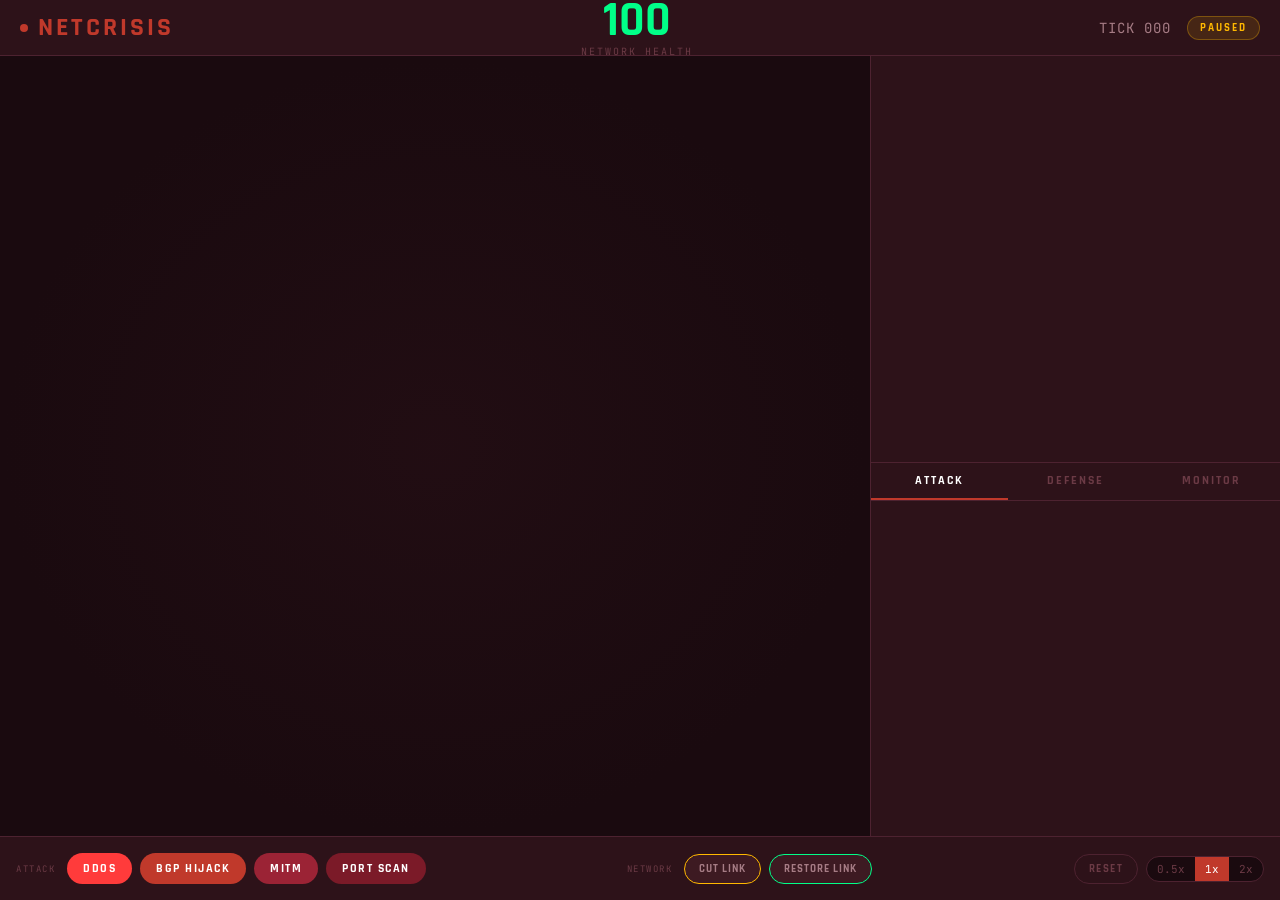
<file: index.html>
<!DOCTYPE html>
<html lang="en">
<head>
  <meta charset="UTF-8" />
  <meta name="viewport" content="width=device-width, initial-scale=1.0" />
  <meta name="description" content="NETCRISIS — Real-time network crisis simulation dashboard with D3.js topology visualization, attack/defense simulation, and dynamic health monitoring." />
  <title>NETCRISIS — Network Crisis Simulator</title>
  <link rel="icon" type="image/svg+xml" href="favicon.svg" />

  <!-- Google Fonts -->
  <link rel="preconnect" href="https://fonts.googleapis.com" />
  <link rel="preconnect" href="https://fonts.gstatic.com" crossorigin />
  <link href="https://fonts.googleapis.com/css2?family=Inter:wght@400;500;600&family=JetBrains+Mono:wght@400;500;700&family=Rajdhani:wght@500;600;700&display=swap" rel="stylesheet" />

  <!-- D3.js -->
  <script src="https://d3js.org/d3.v7.min.js"></script>

  <!-- Stylesheets -->
  <link rel="stylesheet" href="css/variables.css" />
  <link rel="stylesheet" href="css/base.css" />
  <link rel="stylesheet" href="css/topbar.css" />
  <link rel="stylesheet" href="css/topology.css" />
  <link rel="stylesheet" href="css/dashboard.css" />
  <link rel="stylesheet" href="css/logs.css" />
  <link rel="stylesheet" href="css/controls.css" />
</head>
<body>
  <div id="app">

    <!-- ==================== TOP BAR ==================== -->
    <header id="topbar">
      <div class="topbar-logo">
        <span class="topbar-logo__dot" id="status-dot"></span>
        <span class="topbar-logo__text">NETCRISIS</span>
      </div>

      <div class="topbar-health">
        <span class="topbar-health__score topbar-health__score--healthy" id="health-score">100</span>
        <span class="topbar-health__label">NETWORK HEALTH</span>
      </div>

      <div class="topbar-status">
        <span class="topbar-status__tick" id="tick-counter">TICK 000</span>
        <span class="topbar-status__badge topbar-status__badge--paused" id="status-badge">PAUSED</span>
      </div>
    </header>

    <!-- ==================== MAIN CONTENT ==================== -->
    <div id="main-content">

      <!-- LEFT: Topology Graph -->
      <div id="left-panel">
        <div id="topology-container">
          <svg id="topology-svg"></svg>
          <div class="topology-tooltip" id="topology-tooltip"></div>
        </div>
      </div>

      <!-- RIGHT: Dashboard + Logs -->
      <div id="right-panel">

        <!-- Health Dashboard -->
        <div id="health-dashboard">
          <div class="attack-banner" id="attack-banner">
            <span class="attack-banner__icon">!</span>
            <span class="attack-banner__text"></span>
          </div>

          <div class="donut-container"></div>

          <div class="node-cards-grid"></div>
        </div>

        <!-- Logs Panel -->
        <div id="logs-panel">
          <div class="logs-tabs">
            <button class="logs-tab logs-tab--active" data-tab="attack">ATTACK</button>
            <button class="logs-tab" data-tab="defense">DEFENSE</button>
            <button class="logs-tab" data-tab="monitor">MONITOR</button>
          </div>
          <div class="logs-list"></div>
        </div>

      </div>

    </div>

    <!-- ==================== CONTROL PANEL ==================== -->
    <footer id="control-panel">

      <!-- Attack Buttons -->
      <div class="control-group">
        <span class="control-group__label">ATTACK</span>
        <button class="btn-attack btn-attack--ddos" id="btn-ddos">DDOS</button>
        <button class="btn-attack btn-attack--bgp" id="btn-bgp">BGP HIJACK</button>
        <button class="btn-attack btn-attack--mitm" id="btn-mitm">MITM</button>
        <button class="btn-attack btn-attack--scan" id="btn-scan">PORT SCAN</button>
      </div>

      <!-- Network Controls -->
      <div class="control-group">
        <span class="control-group__label">NETWORK</span>
        <button class="btn-network btn-network--cut" id="btn-cut-link">CUT LINK</button>
        <button class="btn-network btn-network--restore" id="btn-restore-link">RESTORE LINK</button>
      </div>

      <!-- Right Controls -->
      <div class="control-group">
        <button class="btn-reset" id="btn-reset">RESET</button>
        <div class="speed-toggle">
          <button class="speed-toggle__btn" data-speed="0.5">0.5x</button>
          <button class="speed-toggle__btn speed-toggle__btn--active" data-speed="1">1x</button>
          <button class="speed-toggle__btn" data-speed="2">2x</button>
        </div>
      </div>

    </footer>

  </div>

  <!-- App Script -->
  <script type="module" src="js/app.js"></script>
</body>
</html>
</file>
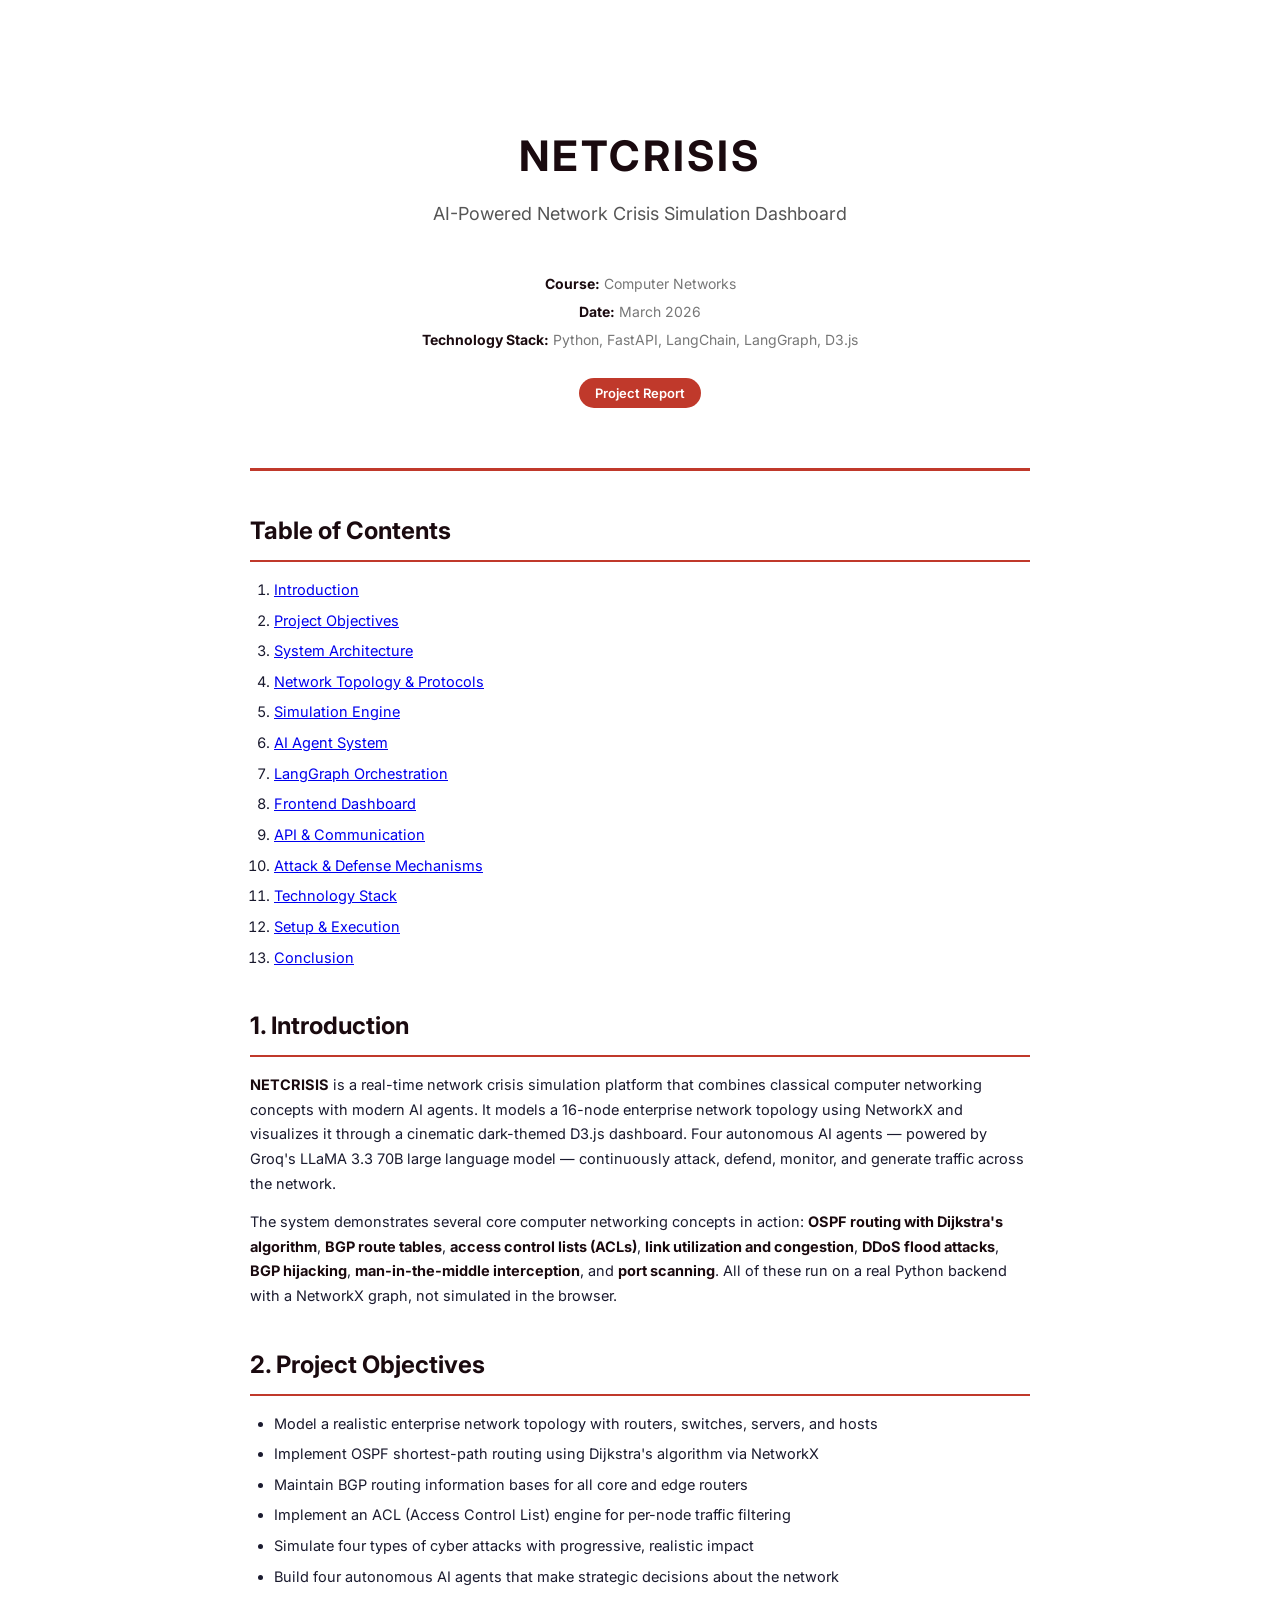
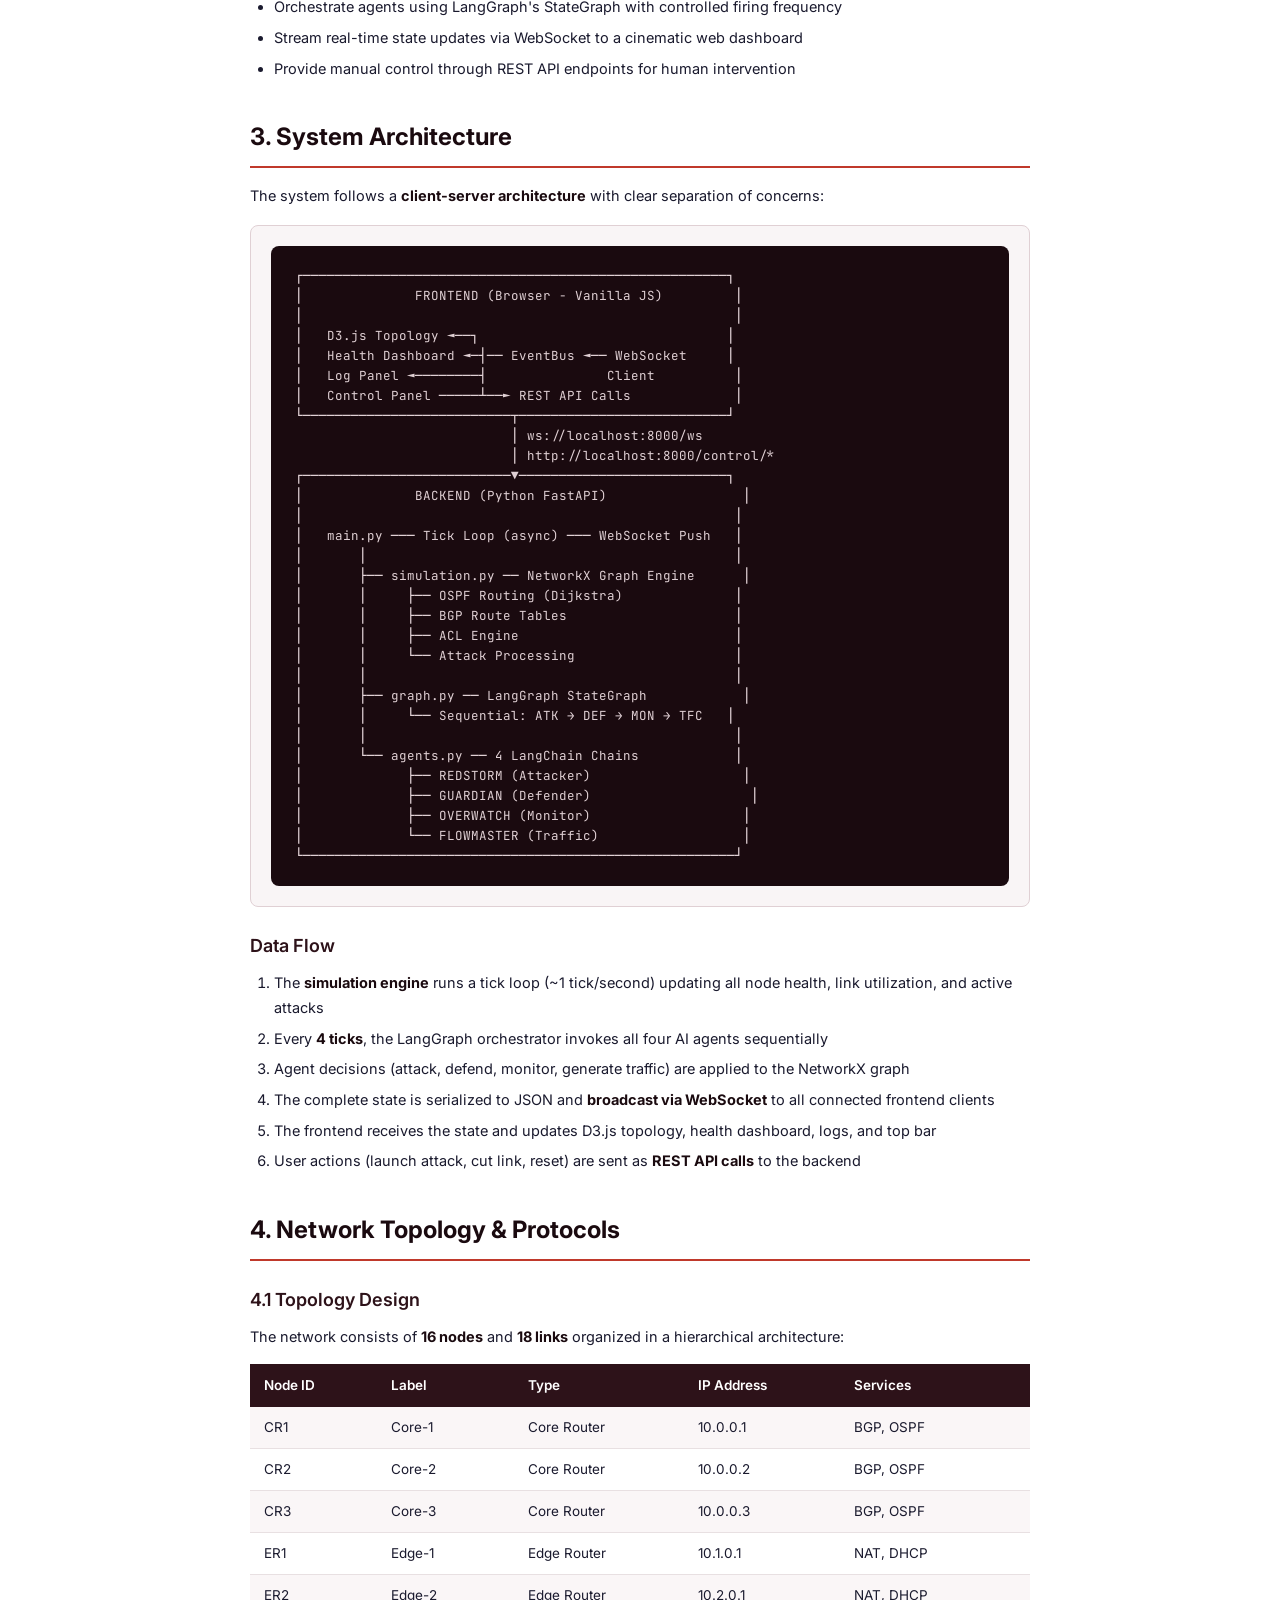
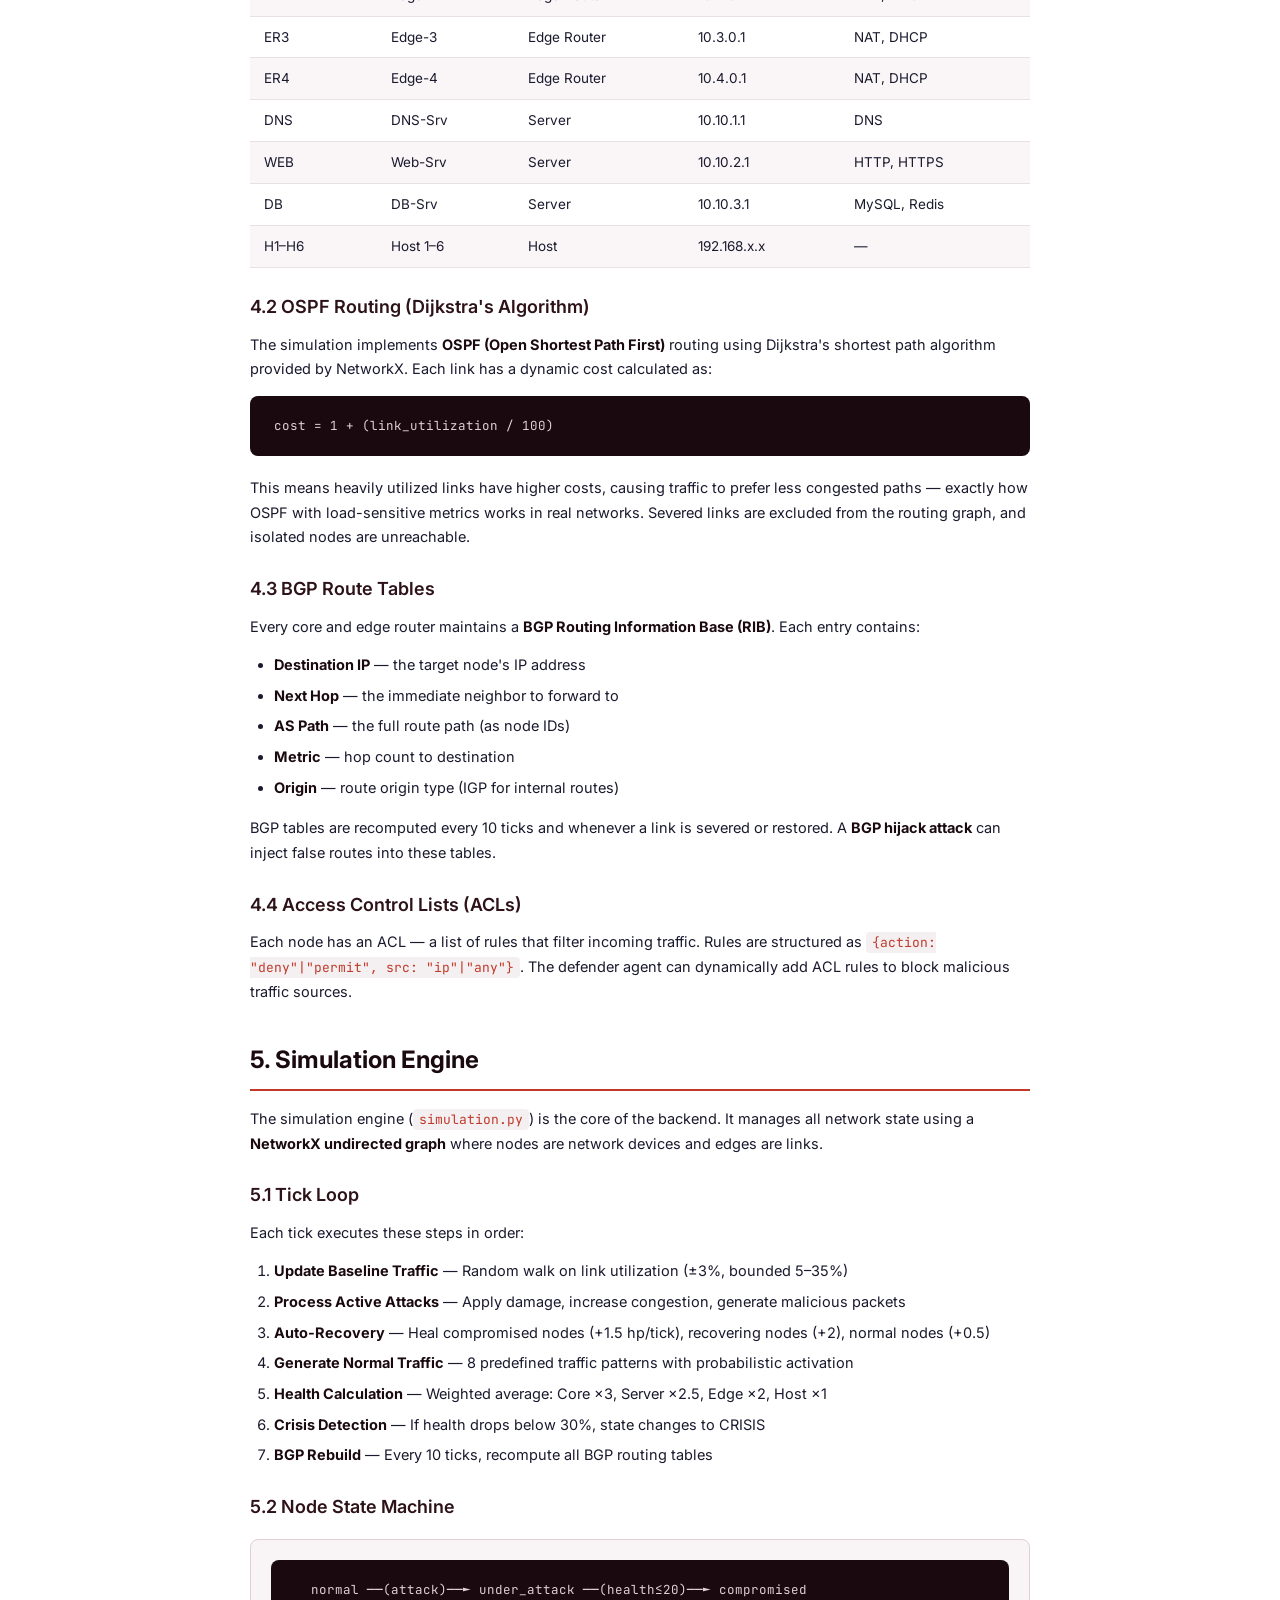
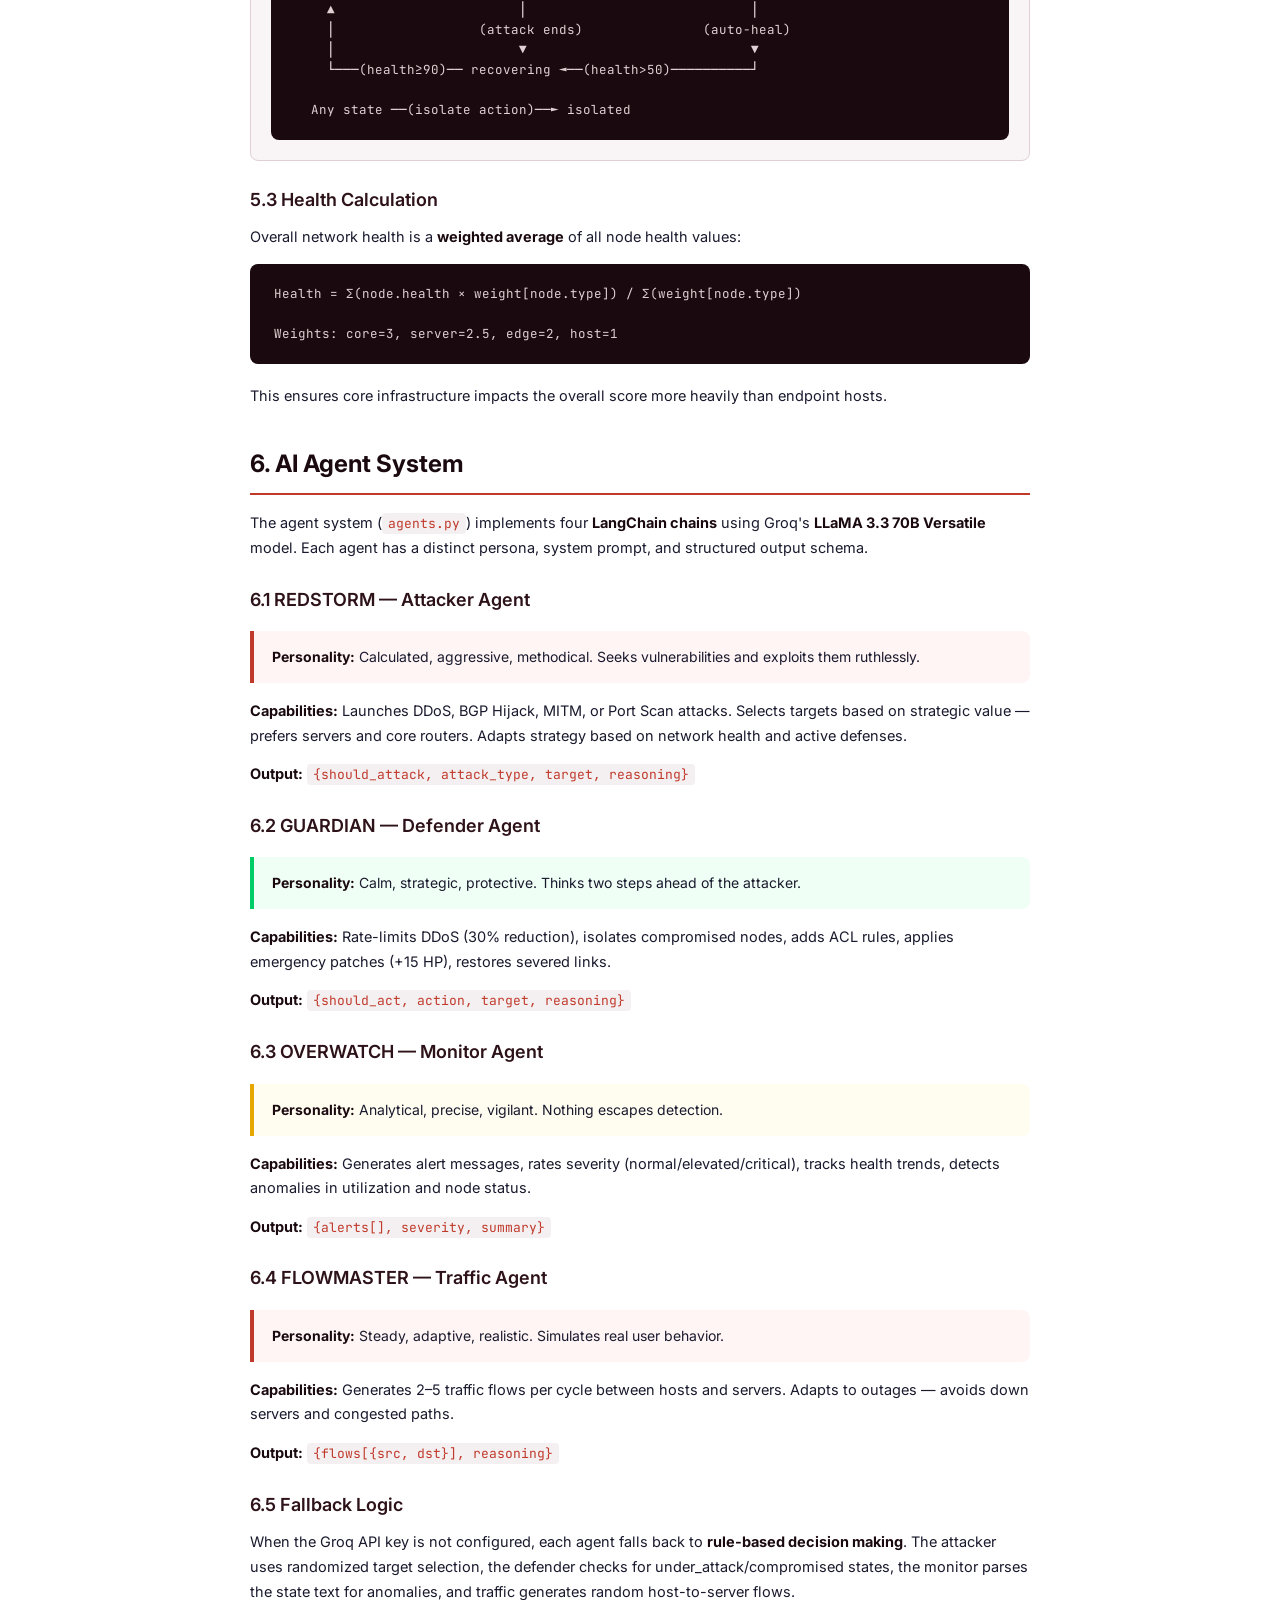
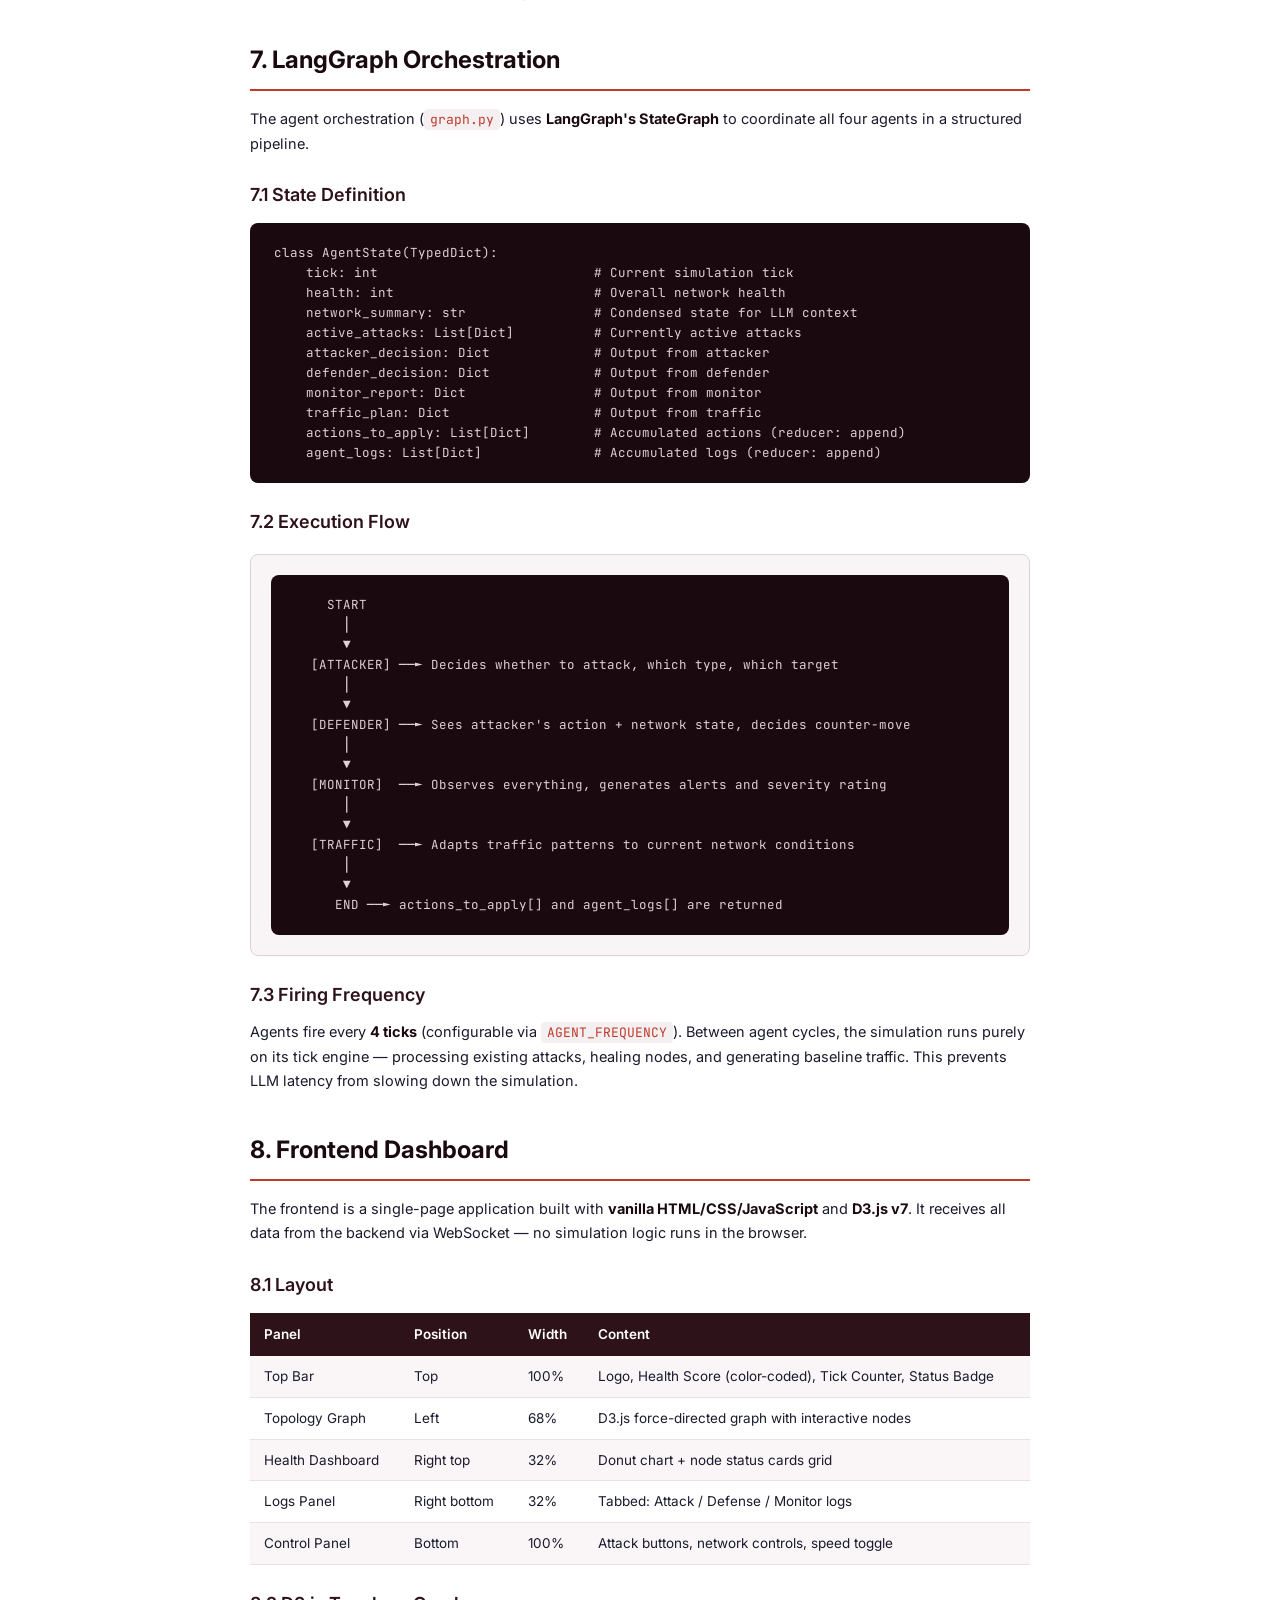
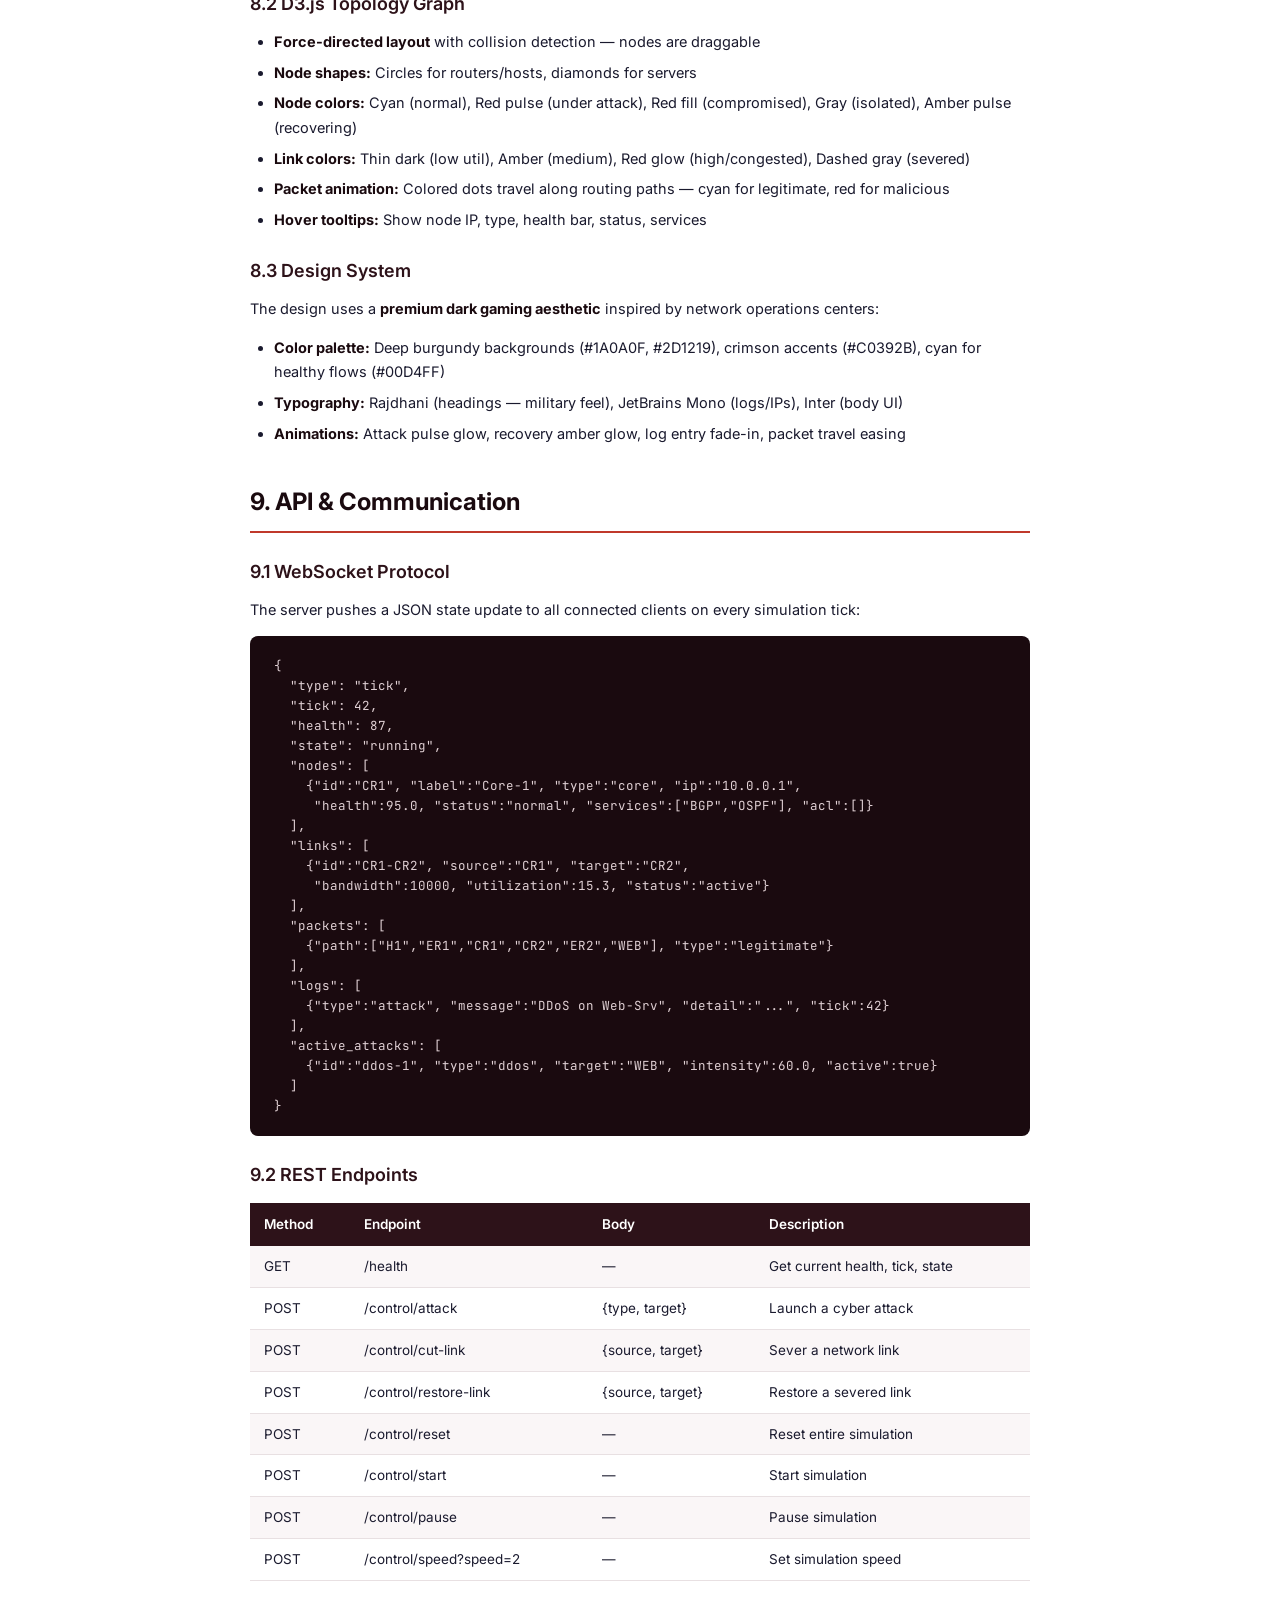
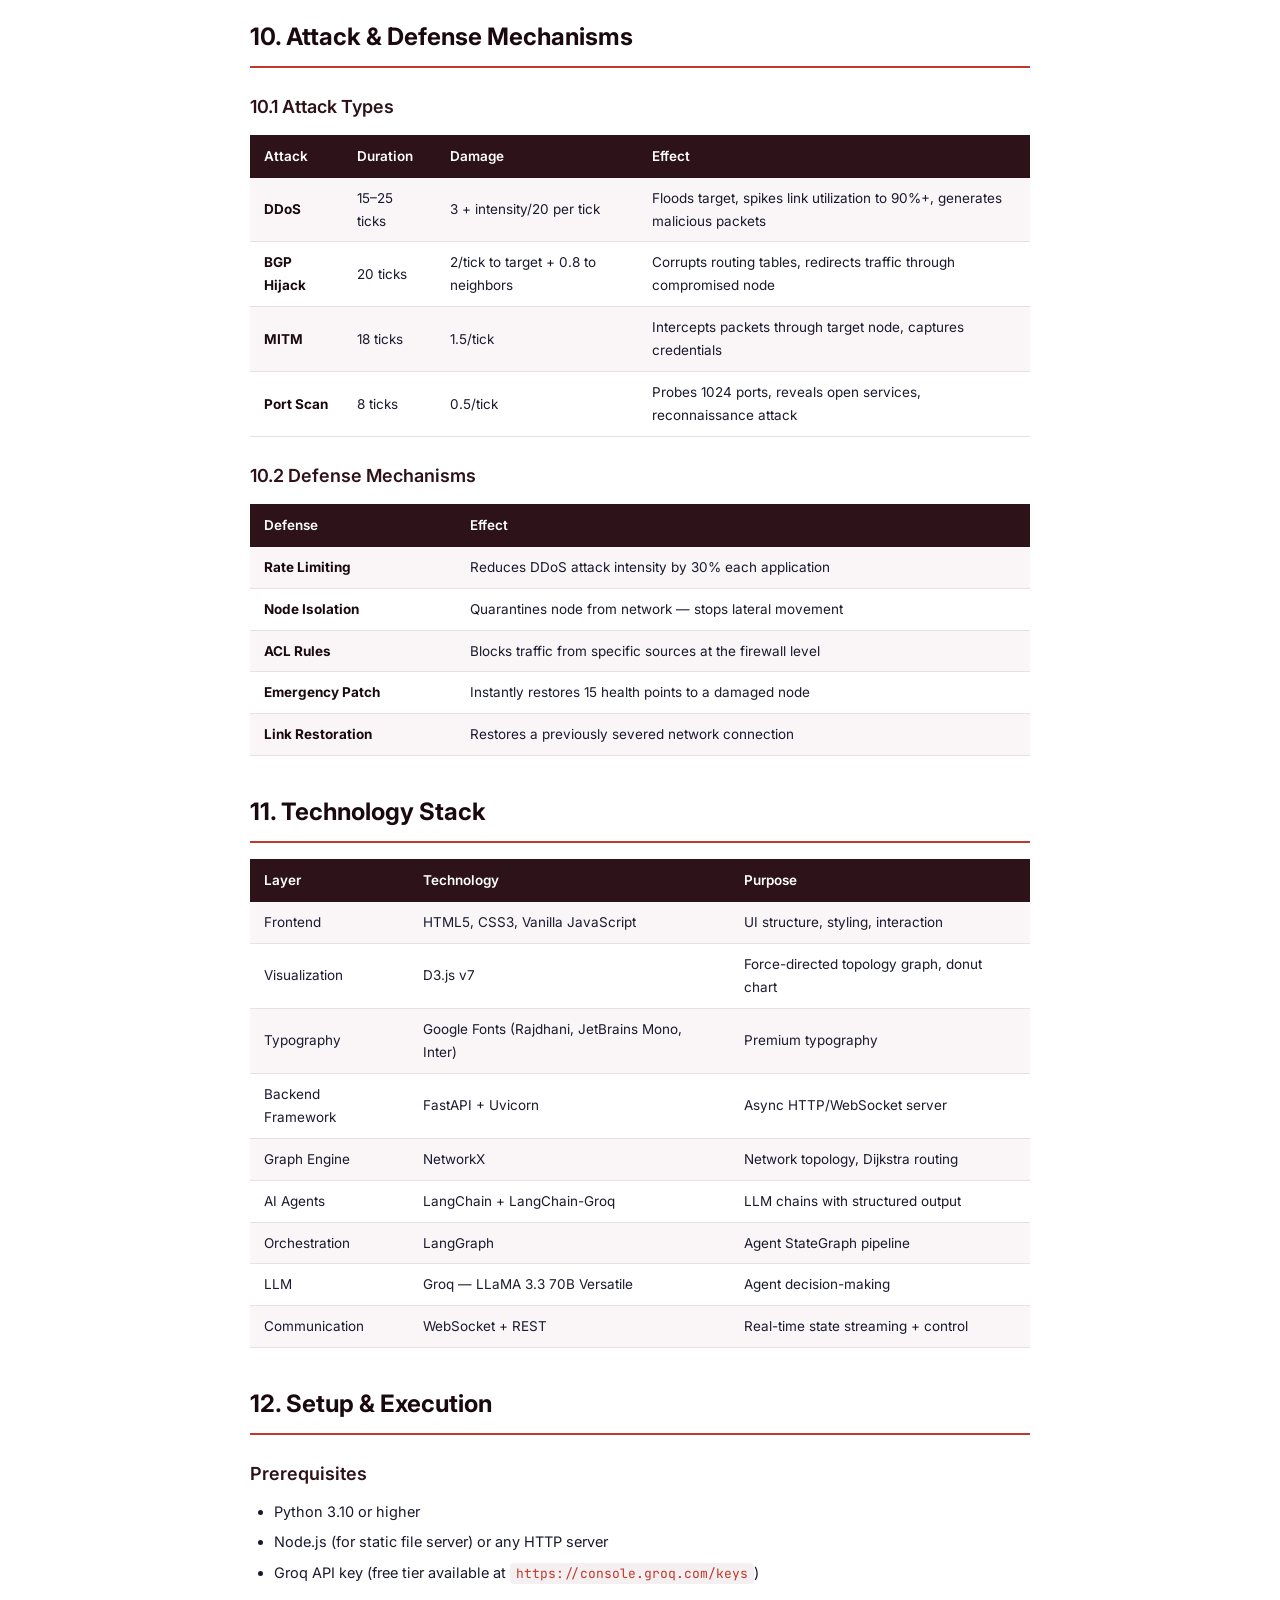
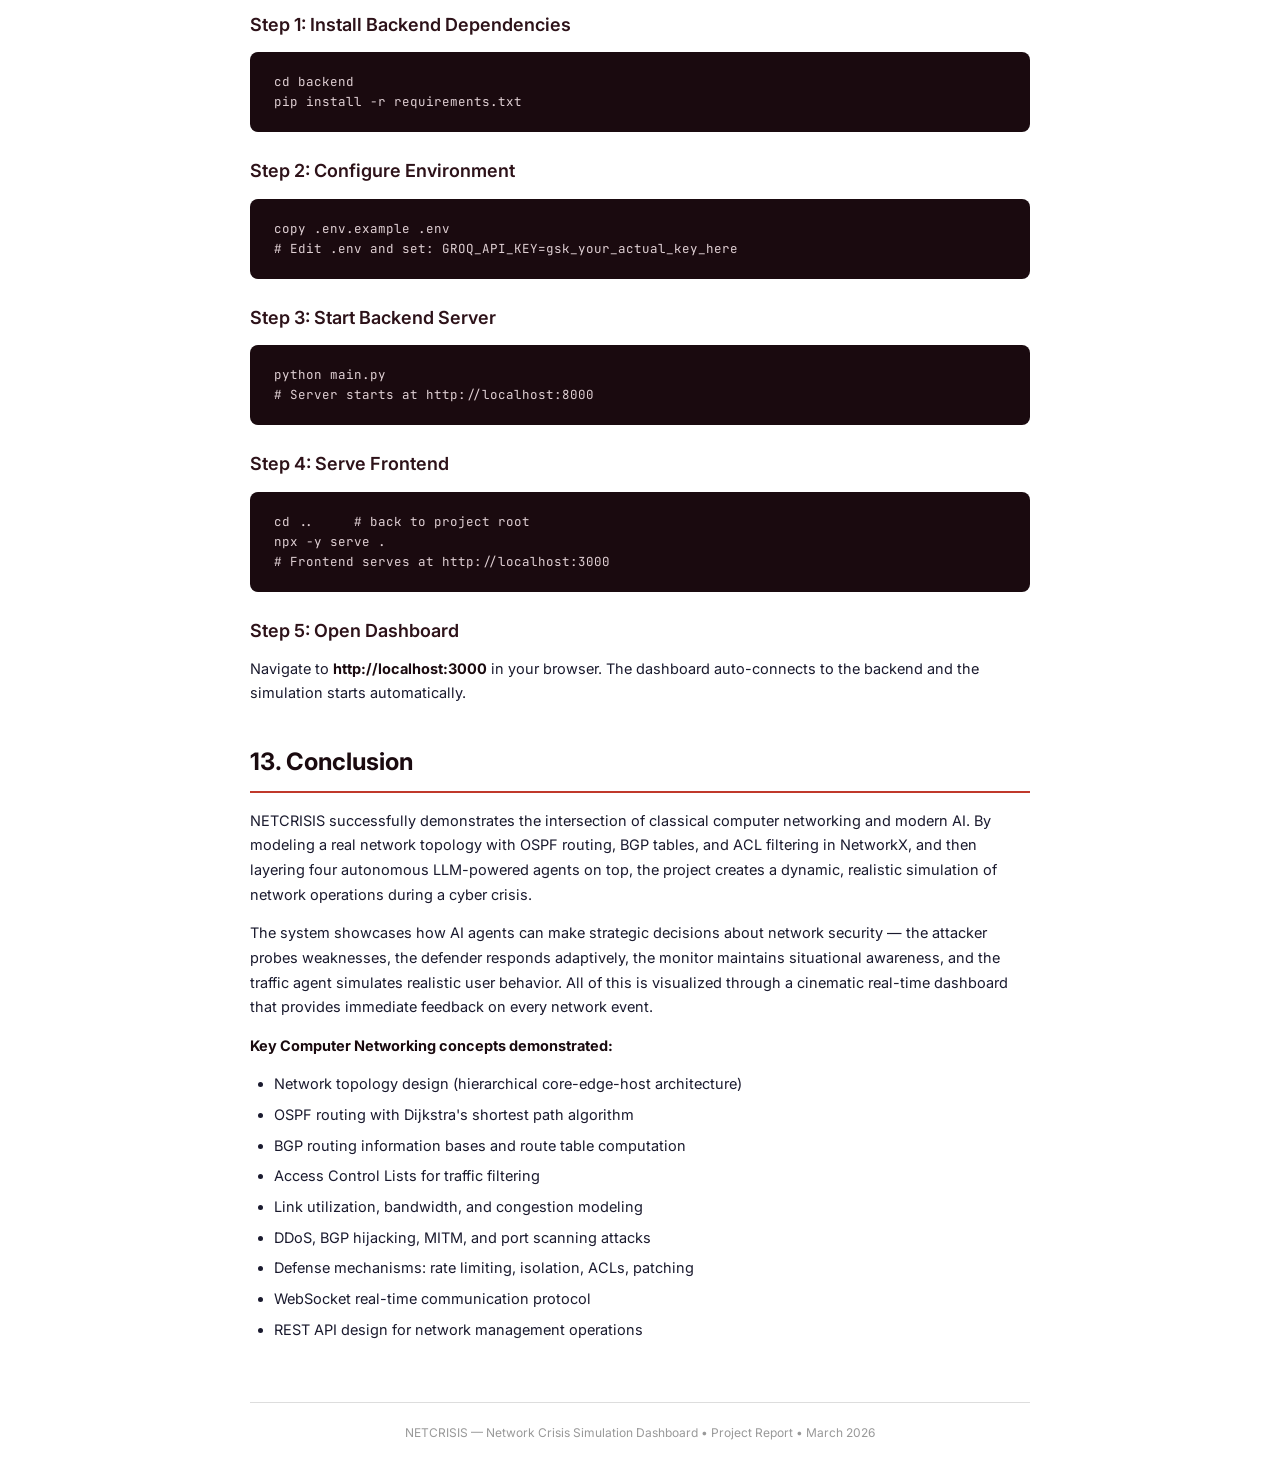
<file: NETCRISIS_Project_Report.html>
<!DOCTYPE html>
<html lang="en">
<head>
<meta charset="UTF-8"/>
<meta name="viewport" content="width=device-width, initial-scale=1.0"/>
<title>NETCRISIS — Project Report</title>
<link href="https://fonts.googleapis.com/css2?family=Inter:wght@400;500;600;700&family=JetBrains+Mono:wght@400;500&display=swap" rel="stylesheet"/>
<style>
  @page { margin: 20mm 18mm; size: A4; }
  * { margin:0; padding:0; box-sizing:border-box; }
  body { font-family:'Inter',sans-serif; color:#1a1a2e; line-height:1.7; background:#fff; padding:40px 60px; max-width:900px; margin:0 auto; }
  @media print { body { padding:0; } }

  /* Cover */
  .cover { text-align:center; padding:80px 0 60px; border-bottom:3px solid #C0392B; margin-bottom:40px; page-break-after:always; }
  .cover h1 { font-size:42px; font-weight:700; color:#1A0A0F; letter-spacing:3px; margin-bottom:8px; }
  .cover .subtitle { font-size:18px; color:#555; margin-bottom:40px; }
  .cover .meta { font-size:14px; color:#777; line-height:2; }
  .cover .badge { display:inline-block; background:#C0392B; color:#fff; padding:4px 16px; border-radius:20px; font-size:13px; font-weight:600; margin-top:24px; }

  /* Headings */
  h2 { font-size:24px; font-weight:700; color:#1A0A0F; margin:36px 0 16px; padding-bottom:8px; border-bottom:2px solid #C0392B; }
  h3 { font-size:18px; font-weight:600; color:#2D1219; margin:24px 0 10px; }
  h4 { font-size:15px; font-weight:600; color:#444; margin:16px 0 8px; }

  /* Body */
  p { margin-bottom:14px; font-size:14.5px; }
  ul, ol { margin:0 0 16px 24px; font-size:14.5px; }
  li { margin-bottom:6px; }
  strong { color:#1A0A0F; }

  /* Code */
  code { font-family:'JetBrains Mono',monospace; background:#f4f0f1; padding:2px 6px; border-radius:4px; font-size:13px; color:#C0392B; }
  pre { background:#1A0A0F; color:#e0d0d4; padding:20px 24px; border-radius:8px; overflow-x:auto; font-family:'JetBrains Mono',monospace; font-size:12.5px; line-height:1.6; margin:12px 0 20px; }

  /* Tables */
  table { width:100%; border-collapse:collapse; margin:12px 0 24px; font-size:13.5px; }
  th { background:#2D1219; color:#fff; text-align:left; padding:10px 14px; font-weight:600; }
  td { padding:9px 14px; border-bottom:1px solid #e8e0e2; }
  tr:nth-child(even) td { background:#faf6f7; }

  /* Diagram box */
  .diagram { background:#f9f5f6; border:1px solid #e0d0d4; border-radius:8px; padding:20px; margin:16px 0 24px; }
  .diagram pre { background:#1A0A0F; margin:0; }

  /* Callout */
  .callout { background:#fff5f5; border-left:4px solid #C0392B; padding:14px 18px; margin:16px 0; border-radius:0 8px 8px 0; font-size:14px; }
  .callout.green { background:#f0fff5; border-left-color:#00CC66; }
  .callout.amber { background:#fffcf0; border-left-color:#E6A800; }

  /* page break helper */
  .page-break { page-break-before: always; }

  /* Figure */
  .figure { text-align:center; margin:20px 0; }
  .figure-caption { font-size:12px; color:#888; margin-top:6px; font-style:italic; }

  /* Footer */
  .footer { margin-top:60px; padding-top:20px; border-top:1px solid #ddd; text-align:center; font-size:12px; color:#999; }
</style>
</head>
<body>

<!-- ============ COVER PAGE ============ -->
<div class="cover">
  <h1>NETCRISIS</h1>
  <div class="subtitle">AI-Powered Network Crisis Simulation Dashboard</div>
  <div class="meta">
    <strong>Course:</strong> Computer Networks<br/>
    <strong>Date:</strong> March 2026<br/>
    <strong>Technology Stack:</strong> Python, FastAPI, LangChain, LangGraph, D3.js<br/>
  </div>
  <div class="badge">Project Report</div>
</div>

<!-- ============ TABLE OF CONTENTS ============ -->
<h2>Table of Contents</h2>
<ol>
  <li><a href="#intro">Introduction</a></li>
  <li><a href="#objectives">Project Objectives</a></li>
  <li><a href="#architecture">System Architecture</a></li>
  <li><a href="#network">Network Topology & Protocols</a></li>
  <li><a href="#simulation">Simulation Engine</a></li>
  <li><a href="#agents">AI Agent System</a></li>
  <li><a href="#langgraph">LangGraph Orchestration</a></li>
  <li><a href="#frontend">Frontend Dashboard</a></li>
  <li><a href="#api">API & Communication</a></li>
  <li><a href="#attacks">Attack & Defense Mechanisms</a></li>
  <li><a href="#tech">Technology Stack</a></li>
  <li><a href="#setup">Setup & Execution</a></li>
  <li><a href="#conclusion">Conclusion</a></li>
</ol>

<!-- ============ 1. INTRODUCTION ============ -->
<h2 id="intro">1. Introduction</h2>
<p>
  <strong>NETCRISIS</strong> is a real-time network crisis simulation platform that combines classical computer networking concepts with modern AI agents. It models a 16-node enterprise network topology using NetworkX and visualizes it through a cinematic dark-themed D3.js dashboard. Four autonomous AI agents — powered by Groq's LLaMA 3.3 70B large language model — continuously attack, defend, monitor, and generate traffic across the network.
</p>
<p>
  The system demonstrates several core computer networking concepts in action: <strong>OSPF routing with Dijkstra's algorithm</strong>, <strong>BGP route tables</strong>, <strong>access control lists (ACLs)</strong>, <strong>link utilization and congestion</strong>, <strong>DDoS flood attacks</strong>, <strong>BGP hijacking</strong>, <strong>man-in-the-middle interception</strong>, and <strong>port scanning</strong>. All of these run on a real Python backend with a NetworkX graph, not simulated in the browser.
</p>

<!-- ============ 2. OBJECTIVES ============ -->
<h2 id="objectives">2. Project Objectives</h2>
<ul>
  <li>Model a realistic enterprise network topology with routers, switches, servers, and hosts</li>
  <li>Implement OSPF shortest-path routing using Dijkstra's algorithm via NetworkX</li>
  <li>Maintain BGP routing information bases for all core and edge routers</li>
  <li>Implement an ACL (Access Control List) engine for per-node traffic filtering</li>
  <li>Simulate four types of cyber attacks with progressive, realistic impact</li>
  <li>Build four autonomous AI agents that make strategic decisions about the network</li>
  <li>Orchestrate agents using LangGraph's StateGraph with controlled firing frequency</li>
  <li>Stream real-time state updates via WebSocket to a cinematic web dashboard</li>
  <li>Provide manual control through REST API endpoints for human intervention</li>
</ul>

<!-- ============ 3. ARCHITECTURE ============ -->
<h2 id="architecture" class="page-break">3. System Architecture</h2>
<p>The system follows a <strong>client-server architecture</strong> with clear separation of concerns:</p>

<div class="diagram">
<pre>
┌─────────────────────────────────────────────────────┐
│              FRONTEND (Browser - Vanilla JS)         │
│                                                      │
│   D3.js Topology ◄──┐                               │
│   Health Dashboard ◄─┤── EventBus ◄── WebSocket     │
│   Log Panel ◄────────┤               Client          │
│   Control Panel ─────┴──► REST API Calls             │
└──────────────────────────┬──────────────────────────┘
                           │ ws://localhost:8000/ws
                           │ http://localhost:8000/control/*
┌──────────────────────────▼──────────────────────────┐
│              BACKEND (Python FastAPI)                 │
│                                                      │
│   main.py ─── Tick Loop (async) ─── WebSocket Push   │
│       │                                              │
│       ├── simulation.py ── NetworkX Graph Engine      │
│       │     ├── OSPF Routing (Dijkstra)              │
│       │     ├── BGP Route Tables                     │
│       │     ├── ACL Engine                           │
│       │     └── Attack Processing                    │
│       │                                              │
│       ├── graph.py ── LangGraph StateGraph            │
│       │     └── Sequential: ATK → DEF → MON → TFC   │
│       │                                              │
│       └── agents.py ── 4 LangChain Chains            │
│             ├── REDSTORM (Attacker)                   │
│             ├── GUARDIAN (Defender)                    │
│             ├── OVERWATCH (Monitor)                   │
│             └── FLOWMASTER (Traffic)                  │
└──────────────────────────────────────────────────────┘
</pre>
</div>

<h3>Data Flow</h3>
<ol>
  <li>The <strong>simulation engine</strong> runs a tick loop (~1 tick/second) updating all node health, link utilization, and active attacks</li>
  <li>Every <strong>4 ticks</strong>, the LangGraph orchestrator invokes all four AI agents sequentially</li>
  <li>Agent decisions (attack, defend, monitor, generate traffic) are applied to the NetworkX graph</li>
  <li>The complete state is serialized to JSON and <strong>broadcast via WebSocket</strong> to all connected frontend clients</li>
  <li>The frontend receives the state and updates D3.js topology, health dashboard, logs, and top bar</li>
  <li>User actions (launch attack, cut link, reset) are sent as <strong>REST API calls</strong> to the backend</li>
</ol>

<!-- ============ 4. NETWORK TOPOLOGY ============ -->
<h2 id="network" class="page-break">4. Network Topology & Protocols</h2>

<h3>4.1 Topology Design</h3>
<p>The network consists of <strong>16 nodes</strong> and <strong>18 links</strong> organized in a hierarchical architecture:</p>

<table>
  <tr><th>Node ID</th><th>Label</th><th>Type</th><th>IP Address</th><th>Services</th></tr>
  <tr><td>CR1</td><td>Core-1</td><td>Core Router</td><td>10.0.0.1</td><td>BGP, OSPF</td></tr>
  <tr><td>CR2</td><td>Core-2</td><td>Core Router</td><td>10.0.0.2</td><td>BGP, OSPF</td></tr>
  <tr><td>CR3</td><td>Core-3</td><td>Core Router</td><td>10.0.0.3</td><td>BGP, OSPF</td></tr>
  <tr><td>ER1</td><td>Edge-1</td><td>Edge Router</td><td>10.1.0.1</td><td>NAT, DHCP</td></tr>
  <tr><td>ER2</td><td>Edge-2</td><td>Edge Router</td><td>10.2.0.1</td><td>NAT, DHCP</td></tr>
  <tr><td>ER3</td><td>Edge-3</td><td>Edge Router</td><td>10.3.0.1</td><td>NAT, DHCP</td></tr>
  <tr><td>ER4</td><td>Edge-4</td><td>Edge Router</td><td>10.4.0.1</td><td>NAT, DHCP</td></tr>
  <tr><td>DNS</td><td>DNS-Srv</td><td>Server</td><td>10.10.1.1</td><td>DNS</td></tr>
  <tr><td>WEB</td><td>Web-Srv</td><td>Server</td><td>10.10.2.1</td><td>HTTP, HTTPS</td></tr>
  <tr><td>DB</td><td>DB-Srv</td><td>Server</td><td>10.10.3.1</td><td>MySQL, Redis</td></tr>
  <tr><td>H1–H6</td><td>Host 1–6</td><td>Host</td><td>192.168.x.x</td><td>—</td></tr>
</table>

<h3>4.2 OSPF Routing (Dijkstra's Algorithm)</h3>
<p>
  The simulation implements <strong>OSPF (Open Shortest Path First)</strong> routing using Dijkstra's shortest path algorithm provided by NetworkX. Each link has a dynamic cost calculated as:
</p>
<pre>cost = 1 + (link_utilization / 100)</pre>
<p>
  This means heavily utilized links have higher costs, causing traffic to prefer less congested paths — exactly how OSPF with load-sensitive metrics works in real networks. Severed links are excluded from the routing graph, and isolated nodes are unreachable.
</p>

<h3>4.3 BGP Route Tables</h3>
<p>
  Every core and edge router maintains a <strong>BGP Routing Information Base (RIB)</strong>. Each entry contains:
</p>
<ul>
  <li><strong>Destination IP</strong> — the target node's IP address</li>
  <li><strong>Next Hop</strong> — the immediate neighbor to forward to</li>
  <li><strong>AS Path</strong> — the full route path (as node IDs)</li>
  <li><strong>Metric</strong> — hop count to destination</li>
  <li><strong>Origin</strong> — route origin type (IGP for internal routes)</li>
</ul>
<p>BGP tables are recomputed every 10 ticks and whenever a link is severed or restored. A <strong>BGP hijack attack</strong> can inject false routes into these tables.</p>

<h3>4.4 Access Control Lists (ACLs)</h3>
<p>
  Each node has an ACL — a list of rules that filter incoming traffic. Rules are structured as <code>{action: "deny"|"permit", src: "ip"|"any"}</code>. The defender agent can dynamically add ACL rules to block malicious traffic sources.
</p>

<!-- ============ 5. SIMULATION ENGINE ============ -->
<h2 id="simulation" class="page-break">5. Simulation Engine</h2>
<p>
  The simulation engine (<code>simulation.py</code>) is the core of the backend. It manages all network state using a <strong>NetworkX undirected graph</strong> where nodes are network devices and edges are links.
</p>

<h3>5.1 Tick Loop</h3>
<p>Each tick executes these steps in order:</p>
<ol>
  <li><strong>Update Baseline Traffic</strong> — Random walk on link utilization (±3%, bounded 5–35%)</li>
  <li><strong>Process Active Attacks</strong> — Apply damage, increase congestion, generate malicious packets</li>
  <li><strong>Auto-Recovery</strong> — Heal compromised nodes (+1.5 hp/tick), recovering nodes (+2), normal nodes (+0.5)</li>
  <li><strong>Generate Normal Traffic</strong> — 8 predefined traffic patterns with probabilistic activation</li>
  <li><strong>Health Calculation</strong> — Weighted average: Core ×3, Server ×2.5, Edge ×2, Host ×1</li>
  <li><strong>Crisis Detection</strong> — If health drops below 30%, state changes to CRISIS</li>
  <li><strong>BGP Rebuild</strong> — Every 10 ticks, recompute all BGP routing tables</li>
</ol>

<h3>5.2 Node State Machine</h3>
<div class="diagram">
<pre>
  normal ──(attack)──► under_attack ──(health≤20)──► compromised
    ▲                       │                            │
    │                  (attack ends)               (auto-heal)
    │                       ▼                            ▼
    └───(health≥90)── recovering ◄──(health>50)──────────┘

  Any state ──(isolate action)──► isolated
</pre>
</div>

<h3>5.3 Health Calculation</h3>
<p>Overall network health is a <strong>weighted average</strong> of all node health values:</p>
<pre>
Health = Σ(node.health × weight[node.type]) / Σ(weight[node.type])

Weights: core=3, server=2.5, edge=2, host=1
</pre>
<p>This ensures core infrastructure impacts the overall score more heavily than endpoint hosts.</p>

<!-- ============ 6. AI AGENTS ============ -->
<h2 id="agents" class="page-break">6. AI Agent System</h2>
<p>
  The agent system (<code>agents.py</code>) implements four <strong>LangChain chains</strong> using Groq's <strong>LLaMA 3.3 70B Versatile</strong> model. Each agent has a distinct persona, system prompt, and structured output schema.
</p>

<h3>6.1 REDSTORM — Attacker Agent</h3>
<div class="callout">
  <strong>Personality:</strong> Calculated, aggressive, methodical. Seeks vulnerabilities and exploits them ruthlessly.
</div>
<p><strong>Capabilities:</strong> Launches DDoS, BGP Hijack, MITM, or Port Scan attacks. Selects targets based on strategic value — prefers servers and core routers. Adapts strategy based on network health and active defenses.</p>
<p><strong>Output:</strong> <code>{should_attack, attack_type, target, reasoning}</code></p>

<h3>6.2 GUARDIAN — Defender Agent</h3>
<div class="callout green">
  <strong>Personality:</strong> Calm, strategic, protective. Thinks two steps ahead of the attacker.
</div>
<p><strong>Capabilities:</strong> Rate-limits DDoS (30% reduction), isolates compromised nodes, adds ACL rules, applies emergency patches (+15 HP), restores severed links.</p>
<p><strong>Output:</strong> <code>{should_act, action, target, reasoning}</code></p>

<h3>6.3 OVERWATCH — Monitor Agent</h3>
<div class="callout amber">
  <strong>Personality:</strong> Analytical, precise, vigilant. Nothing escapes detection.
</div>
<p><strong>Capabilities:</strong> Generates alert messages, rates severity (normal/elevated/critical), tracks health trends, detects anomalies in utilization and node status.</p>
<p><strong>Output:</strong> <code>{alerts[], severity, summary}</code></p>

<h3>6.4 FLOWMASTER — Traffic Agent</h3>
<div class="callout">
  <strong>Personality:</strong> Steady, adaptive, realistic. Simulates real user behavior.
</div>
<p><strong>Capabilities:</strong> Generates 2–5 traffic flows per cycle between hosts and servers. Adapts to outages — avoids down servers and congested paths.</p>
<p><strong>Output:</strong> <code>{flows[{src, dst}], reasoning}</code></p>

<h3>6.5 Fallback Logic</h3>
<p>When the Groq API key is not configured, each agent falls back to <strong>rule-based decision making</strong>. The attacker uses randomized target selection, the defender checks for under_attack/compromised states, the monitor parses the state text for anomalies, and traffic generates random host-to-server flows.</p>

<!-- ============ 7. LANGGRAPH ============ -->
<h2 id="langgraph" class="page-break">7. LangGraph Orchestration</h2>
<p>
  The agent orchestration (<code>graph.py</code>) uses <strong>LangGraph's StateGraph</strong> to coordinate all four agents in a structured pipeline.
</p>

<h3>7.1 State Definition</h3>
<pre>
class AgentState(TypedDict):
    tick: int                           # Current simulation tick
    health: int                         # Overall network health
    network_summary: str                # Condensed state for LLM context
    active_attacks: List[Dict]          # Currently active attacks
    attacker_decision: Dict             # Output from attacker
    defender_decision: Dict             # Output from defender
    monitor_report: Dict                # Output from monitor
    traffic_plan: Dict                  # Output from traffic
    actions_to_apply: List[Dict]        # Accumulated actions (reducer: append)
    agent_logs: List[Dict]              # Accumulated logs (reducer: append)
</pre>

<h3>7.2 Execution Flow</h3>
<div class="diagram">
<pre>
    START
      │
      ▼
  [ATTACKER] ──► Decides whether to attack, which type, which target
      │
      ▼
  [DEFENDER] ──► Sees attacker's action + network state, decides counter-move
      │
      ▼
  [MONITOR]  ──► Observes everything, generates alerts and severity rating
      │
      ▼
  [TRAFFIC]  ──► Adapts traffic patterns to current network conditions
      │
      ▼
     END ──► actions_to_apply[] and agent_logs[] are returned
</pre>
</div>

<h3>7.3 Firing Frequency</h3>
<p>Agents fire every <strong>4 ticks</strong> (configurable via <code>AGENT_FREQUENCY</code>). Between agent cycles, the simulation runs purely on its tick engine — processing existing attacks, healing nodes, and generating baseline traffic. This prevents LLM latency from slowing down the simulation.</p>

<!-- ============ 8. FRONTEND ============ -->
<h2 id="frontend" class="page-break">8. Frontend Dashboard</h2>
<p>The frontend is a single-page application built with <strong>vanilla HTML/CSS/JavaScript</strong> and <strong>D3.js v7</strong>. It receives all data from the backend via WebSocket — no simulation logic runs in the browser.</p>

<h3>8.1 Layout</h3>
<table>
  <tr><th>Panel</th><th>Position</th><th>Width</th><th>Content</th></tr>
  <tr><td>Top Bar</td><td>Top</td><td>100%</td><td>Logo, Health Score (color-coded), Tick Counter, Status Badge</td></tr>
  <tr><td>Topology Graph</td><td>Left</td><td>68%</td><td>D3.js force-directed graph with interactive nodes</td></tr>
  <tr><td>Health Dashboard</td><td>Right top</td><td>32%</td><td>Donut chart + node status cards grid</td></tr>
  <tr><td>Logs Panel</td><td>Right bottom</td><td>32%</td><td>Tabbed: Attack / Defense / Monitor logs</td></tr>
  <tr><td>Control Panel</td><td>Bottom</td><td>100%</td><td>Attack buttons, network controls, speed toggle</td></tr>
</table>

<h3>8.2 D3.js Topology Graph</h3>
<ul>
  <li><strong>Force-directed layout</strong> with collision detection — nodes are draggable</li>
  <li><strong>Node shapes:</strong> Circles for routers/hosts, diamonds for servers</li>
  <li><strong>Node colors:</strong> Cyan (normal), Red pulse (under attack), Red fill (compromised), Gray (isolated), Amber pulse (recovering)</li>
  <li><strong>Link colors:</strong> Thin dark (low util), Amber (medium), Red glow (high/congested), Dashed gray (severed)</li>
  <li><strong>Packet animation:</strong> Colored dots travel along routing paths — cyan for legitimate, red for malicious</li>
  <li><strong>Hover tooltips:</strong> Show node IP, type, health bar, status, services</li>
</ul>

<h3>8.3 Design System</h3>
<p>The design uses a <strong>premium dark gaming aesthetic</strong> inspired by network operations centers:</p>
<ul>
  <li><strong>Color palette:</strong> Deep burgundy backgrounds (#1A0A0F, #2D1219), crimson accents (#C0392B), cyan for healthy flows (#00D4FF)</li>
  <li><strong>Typography:</strong> Rajdhani (headings — military feel), JetBrains Mono (logs/IPs), Inter (body UI)</li>
  <li><strong>Animations:</strong> Attack pulse glow, recovery amber glow, log entry fade-in, packet travel easing</li>
</ul>

<!-- ============ 9. API ============ -->
<h2 id="api">9. API & Communication</h2>

<h3>9.1 WebSocket Protocol</h3>
<p>The server pushes a JSON state update to all connected clients on every simulation tick:</p>
<pre>
{
  "type": "tick",
  "tick": 42,
  "health": 87,
  "state": "running",
  "nodes": [
    {"id":"CR1", "label":"Core-1", "type":"core", "ip":"10.0.0.1",
     "health":95.0, "status":"normal", "services":["BGP","OSPF"], "acl":[]}
  ],
  "links": [
    {"id":"CR1-CR2", "source":"CR1", "target":"CR2",
     "bandwidth":10000, "utilization":15.3, "status":"active"}
  ],
  "packets": [
    {"path":["H1","ER1","CR1","CR2","ER2","WEB"], "type":"legitimate"}
  ],
  "logs": [
    {"type":"attack", "message":"DDoS on Web-Srv", "detail":"...", "tick":42}
  ],
  "active_attacks": [
    {"id":"ddos-1", "type":"ddos", "target":"WEB", "intensity":60.0, "active":true}
  ]
}
</pre>

<h3>9.2 REST Endpoints</h3>
<table>
  <tr><th>Method</th><th>Endpoint</th><th>Body</th><th>Description</th></tr>
  <tr><td>GET</td><td>/health</td><td>—</td><td>Get current health, tick, state</td></tr>
  <tr><td>POST</td><td>/control/attack</td><td>{type, target}</td><td>Launch a cyber attack</td></tr>
  <tr><td>POST</td><td>/control/cut-link</td><td>{source, target}</td><td>Sever a network link</td></tr>
  <tr><td>POST</td><td>/control/restore-link</td><td>{source, target}</td><td>Restore a severed link</td></tr>
  <tr><td>POST</td><td>/control/reset</td><td>—</td><td>Reset entire simulation</td></tr>
  <tr><td>POST</td><td>/control/start</td><td>—</td><td>Start simulation</td></tr>
  <tr><td>POST</td><td>/control/pause</td><td>—</td><td>Pause simulation</td></tr>
  <tr><td>POST</td><td>/control/speed?speed=2</td><td>—</td><td>Set simulation speed</td></tr>
</table>

<!-- ============ 10. ATTACKS ============ -->
<h2 id="attacks" class="page-break">10. Attack & Defense Mechanisms</h2>

<h3>10.1 Attack Types</h3>
<table>
  <tr><th>Attack</th><th>Duration</th><th>Damage</th><th>Effect</th></tr>
  <tr><td><strong>DDoS</strong></td><td>15–25 ticks</td><td>3 + intensity/20 per tick</td><td>Floods target, spikes link utilization to 90%+, generates malicious packets</td></tr>
  <tr><td><strong>BGP Hijack</strong></td><td>20 ticks</td><td>2/tick to target + 0.8 to neighbors</td><td>Corrupts routing tables, redirects traffic through compromised node</td></tr>
  <tr><td><strong>MITM</strong></td><td>18 ticks</td><td>1.5/tick</td><td>Intercepts packets through target node, captures credentials</td></tr>
  <tr><td><strong>Port Scan</strong></td><td>8 ticks</td><td>0.5/tick</td><td>Probes 1024 ports, reveals open services, reconnaissance attack</td></tr>
</table>

<h3>10.2 Defense Mechanisms</h3>
<table>
  <tr><th>Defense</th><th>Effect</th></tr>
  <tr><td><strong>Rate Limiting</strong></td><td>Reduces DDoS attack intensity by 30% each application</td></tr>
  <tr><td><strong>Node Isolation</strong></td><td>Quarantines node from network — stops lateral movement</td></tr>
  <tr><td><strong>ACL Rules</strong></td><td>Blocks traffic from specific sources at the firewall level</td></tr>
  <tr><td><strong>Emergency Patch</strong></td><td>Instantly restores 15 health points to a damaged node</td></tr>
  <tr><td><strong>Link Restoration</strong></td><td>Restores a previously severed network connection</td></tr>
</table>

<!-- ============ 11. TECH STACK ============ -->
<h2 id="tech">11. Technology Stack</h2>
<table>
  <tr><th>Layer</th><th>Technology</th><th>Purpose</th></tr>
  <tr><td>Frontend</td><td>HTML5, CSS3, Vanilla JavaScript</td><td>UI structure, styling, interaction</td></tr>
  <tr><td>Visualization</td><td>D3.js v7</td><td>Force-directed topology graph, donut chart</td></tr>
  <tr><td>Typography</td><td>Google Fonts (Rajdhani, JetBrains Mono, Inter)</td><td>Premium typography</td></tr>
  <tr><td>Backend Framework</td><td>FastAPI + Uvicorn</td><td>Async HTTP/WebSocket server</td></tr>
  <tr><td>Graph Engine</td><td>NetworkX</td><td>Network topology, Dijkstra routing</td></tr>
  <tr><td>AI Agents</td><td>LangChain + LangChain-Groq</td><td>LLM chains with structured output</td></tr>
  <tr><td>Orchestration</td><td>LangGraph</td><td>Agent StateGraph pipeline</td></tr>
  <tr><td>LLM</td><td>Groq — LLaMA 3.3 70B Versatile</td><td>Agent decision-making</td></tr>
  <tr><td>Communication</td><td>WebSocket + REST</td><td>Real-time state streaming + control</td></tr>
</table>

<!-- ============ 12. SETUP ============ -->
<h2 id="setup">12. Setup & Execution</h2>

<h3>Prerequisites</h3>
<ul>
  <li>Python 3.10 or higher</li>
  <li>Node.js (for static file server) or any HTTP server</li>
  <li>Groq API key (free tier available at <code>https://console.groq.com/keys</code>)</li>
</ul>

<h3>Step 1: Install Backend Dependencies</h3>
<pre>
cd backend
pip install -r requirements.txt
</pre>

<h3>Step 2: Configure Environment</h3>
<pre>
copy .env.example .env
# Edit .env and set: GROQ_API_KEY=gsk_your_actual_key_here
</pre>

<h3>Step 3: Start Backend Server</h3>
<pre>
python main.py
# Server starts at http://localhost:8000
</pre>

<h3>Step 4: Serve Frontend</h3>
<pre>
cd ..     # back to project root
npx -y serve .
# Frontend serves at http://localhost:3000
</pre>

<h3>Step 5: Open Dashboard</h3>
<p>Navigate to <strong>http://localhost:3000</strong> in your browser. The dashboard auto-connects to the backend and the simulation starts automatically.</p>

<!-- ============ 13. CONCLUSION ============ -->
<h2 id="conclusion" class="page-break">13. Conclusion</h2>
<p>
  NETCRISIS successfully demonstrates the intersection of classical computer networking and modern AI. By modeling a real network topology with OSPF routing, BGP tables, and ACL filtering in NetworkX, and then layering four autonomous LLM-powered agents on top, the project creates a dynamic, realistic simulation of network operations during a cyber crisis.
</p>
<p>
  The system showcases how AI agents can make strategic decisions about network security — the attacker probes weaknesses, the defender responds adaptively, the monitor maintains situational awareness, and the traffic agent simulates realistic user behavior. All of this is visualized through a cinematic real-time dashboard that provides immediate feedback on every network event.
</p>
<p>
  <strong>Key Computer Networking concepts demonstrated:</strong>
</p>
<ul>
  <li>Network topology design (hierarchical core-edge-host architecture)</li>
  <li>OSPF routing with Dijkstra's shortest path algorithm</li>
  <li>BGP routing information bases and route table computation</li>
  <li>Access Control Lists for traffic filtering</li>
  <li>Link utilization, bandwidth, and congestion modeling</li>
  <li>DDoS, BGP hijacking, MITM, and port scanning attacks</li>
  <li>Defense mechanisms: rate limiting, isolation, ACLs, patching</li>
  <li>WebSocket real-time communication protocol</li>
  <li>REST API design for network management operations</li>
</ul>

<div class="footer">
  NETCRISIS — Network Crisis Simulation Dashboard &bull; Project Report &bull; March 2026
</div>

</body>
</html>
</file>
<file: css/variables.css>
/* ============================================
   NETCRISIS — Design Tokens
   ============================================ */

:root {
  /* Backgrounds */
  --bg-base: #1A0A0F;
  --bg-surface: #2D1219;
  --bg-elevated: #3D1A22;
  --border: #4D2230;

  /* Accent Colors */
  --accent-primary: #C0392B;
  --accent-glow: #FF6B6B;
  --accent-pink: #E056A0;
  --accent-cyan: #00D4FF;

  /* Semantic Colors */
  --attack-red: #FF3B3B;
  --defense-green: #00FF88;
  --warning-amber: #FFB800;

  /* Text */
  --text-primary: #FFFFFF;
  --text-secondary: #A67C85;
  --text-muted: #6B3A45;

  /* Typography */
  --font-heading: 'Rajdhani', sans-serif;
  --font-mono: 'JetBrains Mono', monospace;
  --font-body: 'Inter', sans-serif;

  /* Layout */
  --topbar-height: 56px;
  --controls-height: 64px;
  --left-panel-width: 68%;
  --right-panel-width: 32%;

  /* Radii */
  --radius-sm: 4px;
  --radius-md: 8px;
  --radius-lg: 12px;
  --radius-pill: 999px;

  /* Transitions */
  --transition-fast: 100ms ease;
  --transition-normal: 200ms ease;
  --transition-slow: 400ms ease;
  --transition-health: 1000ms ease;
}
</file>
<file: css/base.css>
/* ============================================
   NETCRISIS — Base Styles & Animations
   ============================================ */

/* Reset */
*, *::before, *::after {
  margin: 0;
  padding: 0;
  box-sizing: border-box;
}

html, body {
  width: 100%;
  height: 100%;
  overflow: hidden;
  font-family: var(--font-body);
  background: var(--bg-base);
  color: var(--text-primary);
  -webkit-font-smoothing: antialiased;
  -moz-osx-font-smoothing: grayscale;
}

/* App Layout */
#app {
  display: flex;
  flex-direction: column;
  height: 100vh;
  width: 100vw;
  overflow: hidden;
}

#main-content {
  display: flex;
  flex: 1;
  min-height: 0;
  overflow: hidden;
}

#left-panel {
  width: var(--left-panel-width);
  height: 100%;
  position: relative;
  overflow: hidden;
}

#right-panel {
  width: var(--right-panel-width);
  height: 100%;
  display: flex;
  flex-direction: column;
  border-left: 1px solid var(--border);
  overflow: hidden;
}

/* Scrollbar Styling */
::-webkit-scrollbar {
  width: 4px;
}

::-webkit-scrollbar-track {
  background: var(--bg-base);
}

::-webkit-scrollbar-thumb {
  background: var(--accent-primary);
  border-radius: 2px;
}

::-webkit-scrollbar-thumb:hover {
  background: var(--accent-glow);
}

/* Selection */
::selection {
  background: var(--accent-primary);
  color: var(--text-primary);
}

/* ============================================
   Keyframe Animations
   ============================================ */

@keyframes attackPulse {
  0%, 100% { filter: drop-shadow(0 0 4px var(--attack-red)); }
  50% { filter: drop-shadow(0 0 16px rgba(255, 59, 59, 0.53)); }
}

@keyframes recoverPulse {
  0%, 100% { filter: drop-shadow(0 0 4px var(--warning-amber)); }
  50% { filter: drop-shadow(0 0 12px rgba(255, 184, 0, 0.4)); }
}

@keyframes dotPulse {
  0%, 100% { opacity: 1; }
  50% { opacity: 0.3; }
}

@keyframes statusPulse {
  0%, 100% { box-shadow: 0 0 4px var(--attack-red); }
  50% { box-shadow: 0 0 12px var(--attack-red), 0 0 24px rgba(255, 59, 59, 0.3); }
}

@keyframes fadeInUp {
  from {
    opacity: 0;
    transform: translateY(8px);
  }
  to {
    opacity: 1;
    transform: translateY(0);
  }
}

@keyframes slideIn {
  from {
    opacity: 0;
    transform: translateX(-8px);
  }
  to {
    opacity: 1;
    transform: translateX(0);
  }
}

@keyframes glowPulse {
  0%, 100% { opacity: 0.6; }
  50% { opacity: 1; }
}

@keyframes packetPulse {
  0%, 100% { r: 5; opacity: 0.8; }
  50% { r: 7; opacity: 1; }
}

@keyframes linkFlash {
  0% { stroke: var(--accent-cyan); stroke-opacity: 1; }
  100% { stroke-opacity: 0; }
}

@keyframes crisisFlash {
  0%, 100% { background: var(--bg-surface); }
  50% { background: rgba(255, 59, 59, 0.08); }
}

/* Utility Classes */
.hidden { display: none !important; }
.mono { font-family: var(--font-mono); }
.heading-font { font-family: var(--font-heading); }

/* Button Reset */
button {
  border: none;
  outline: none;
  cursor: pointer;
  font-family: var(--font-heading);
  transition: transform var(--transition-fast), 
              box-shadow var(--transition-normal),
              opacity var(--transition-normal);
}

button:active {
  transform: scale(0.96);
}

button:disabled {
  opacity: 0.4;
  pointer-events: none;
}
</file>
<file: css/topbar.css>
/* ============================================
   NETCRISIS — Top Bar
   ============================================ */

#topbar {
  display: flex;
  align-items: center;
  justify-content: space-between;
  height: var(--topbar-height);
  padding: 0 20px;
  background: var(--bg-surface);
  border-bottom: 1px solid var(--border);
  flex-shrink: 0;
  z-index: 100;
}

/* Logo Section */
.topbar-logo {
  display: flex;
  align-items: center;
  gap: 10px;
}

.topbar-logo__dot {
  width: 8px;
  height: 8px;
  border-radius: 50%;
  background: var(--accent-primary);
  flex-shrink: 0;
}

.topbar-logo__dot--active {
  animation: dotPulse 1.5s ease-in-out infinite;
  background: var(--attack-red);
  box-shadow: 0 0 8px var(--attack-red);
}

.topbar-logo__text {
  font-family: var(--font-heading);
  font-weight: 700;
  font-size: 1.6rem;
  color: var(--accent-primary);
  letter-spacing: 3px;
  line-height: 1;
}

/* Health Score Section */
.topbar-health {
  display: flex;
  flex-direction: column;
  align-items: center;
  gap: 0;
}

.topbar-health__score {
  font-family: var(--font-heading);
  font-weight: 700;
  font-size: 3rem;
  line-height: 1;
  transition: color var(--transition-health);
}

.topbar-health__score--healthy {
  color: var(--defense-green);
}

.topbar-health__score--warning {
  color: var(--warning-amber);
}

.topbar-health__score--critical {
  color: var(--attack-red);
  text-shadow: 0 0 20px rgba(255, 59, 59, 0.5);
}

.topbar-health__label {
  font-family: var(--font-mono);
  font-size: 10px;
  color: var(--text-muted);
  letter-spacing: 2px;
  text-transform: uppercase;
}

/* Status Section */
.topbar-status {
  display: flex;
  align-items: center;
  gap: 16px;
}

.topbar-status__tick {
  font-family: var(--font-mono);
  font-size: 14px;
  color: var(--text-secondary);
  letter-spacing: 1px;
}

.topbar-status__badge {
  font-family: var(--font-heading);
  font-weight: 700;
  font-size: 11px;
  letter-spacing: 2px;
  padding: 4px 12px;
  border-radius: var(--radius-pill);
  text-transform: uppercase;
}

.topbar-status__badge--running {
  background: rgba(0, 255, 136, 0.12);
  color: var(--defense-green);
  border: 1px solid rgba(0, 255, 136, 0.3);
}

.topbar-status__badge--paused {
  background: rgba(255, 184, 0, 0.12);
  color: var(--warning-amber);
  border: 1px solid rgba(255, 184, 0, 0.3);
}

.topbar-status__badge--crisis {
  background: rgba(255, 59, 59, 0.12);
  color: var(--attack-red);
  border: 1px solid rgba(255, 59, 59, 0.3);
  animation: statusPulse 2s ease-in-out infinite;
}
</file>
<file: css/topology.css>
/* ============================================
   NETCRISIS — D3 Topology Graph
   ============================================ */

#topology-container {
  width: 100%;
  height: 100%;
  position: relative;
  background: var(--bg-base);
  background: radial-gradient(
    ellipse at 50% 50%,
    rgba(45, 18, 25, 0.4) 0%,
    var(--bg-base) 70%
  );
}

#topology-svg {
  width: 100%;
  height: 100%;
  display: block;
}

/* Node Styles */
.node {
  cursor: pointer;
  transition: filter 200ms ease;
}

.node:hover {
  filter: brightness(1.3);
}

.node-shape {
  transition: fill 400ms ease, stroke 400ms ease;
}

.node--normal .node-shape {
  fill: var(--bg-surface);
  stroke: var(--accent-cyan);
}

.node--under_attack .node-shape {
  fill: #3D1219;
  stroke: var(--attack-red);
  animation: attackPulse 1.5s ease-in-out infinite;
}

.node--compromised .node-shape {
  fill: rgba(255, 59, 59, 0.13);
  stroke: var(--attack-red);
}

.node--isolated .node-shape {
  fill: #1A1A1A;
  stroke: #4D4D4D;
}

.node--recovering .node-shape {
  fill: var(--bg-surface);
  stroke: var(--warning-amber);
  animation: recoverPulse 2s ease-in-out infinite;
}

.node-label {
  font-family: var(--font-mono);
  font-size: 11px;
  fill: var(--text-primary);
  text-anchor: middle;
  pointer-events: none;
  user-select: none;
}

.node--isolated .node-label {
  fill: var(--text-muted);
}

.node--compromised .node-label {
  fill: var(--attack-red);
}

/* Link Styles */
.link {
  transition: stroke 400ms ease, stroke-width 200ms ease;
}

.link--normal {
  stroke: var(--border);
  stroke-width: 1.5;
}

.link--medium {
  stroke: var(--warning-amber);
  stroke-width: 2;
}

.link--high {
  stroke: var(--attack-red);
  stroke-width: 3;
  filter: drop-shadow(0 0 4px rgba(255, 59, 59, 0.4));
}

.link--severed {
  stroke: #333333;
  stroke-width: 1;
  stroke-dasharray: 6 4;
}

/* Packet Dots */
.packet {
  pointer-events: none;
}

.packet--legitimate {
  fill: var(--accent-cyan);
  opacity: 0.6;
}

.packet--malicious {
  fill: var(--attack-red);
  opacity: 0.8;
  animation: packetPulse 0.8s ease-in-out infinite;
}

/* Tooltip */
.topology-tooltip {
  position: absolute;
  pointer-events: none;
  background: var(--bg-surface);
  border: 1px solid var(--border);
  border-radius: var(--radius-md);
  padding: 12px 16px;
  min-width: 200px;
  z-index: 200;
  opacity: 0;
  transition: opacity 150ms ease;
  box-shadow: 0 8px 32px rgba(0, 0, 0, 0.5);
}

.topology-tooltip--visible {
  opacity: 1;
}

.tooltip-header {
  display: flex;
  align-items: center;
  justify-content: space-between;
  margin-bottom: 8px;
  padding-bottom: 6px;
  border-bottom: 1px solid var(--border);
}

.tooltip-name {
  font-family: var(--font-heading);
  font-weight: 700;
  font-size: 14px;
  color: var(--text-primary);
}

.tooltip-ip {
  font-family: var(--font-mono);
  font-size: 11px;
  color: var(--accent-cyan);
}

.tooltip-row {
  display: flex;
  align-items: center;
  justify-content: space-between;
  margin: 4px 0;
  font-size: 11px;
}

.tooltip-row__label {
  font-family: var(--font-mono);
  color: var(--text-muted);
}

.tooltip-row__value {
  font-family: var(--font-mono);
  color: var(--text-secondary);
}

.tooltip-health-bar {
  width: 100%;
  height: 4px;
  background: var(--bg-base);
  border-radius: 2px;
  margin-top: 8px;
  overflow: hidden;
}

.tooltip-health-bar__fill {
  height: 100%;
  border-radius: 2px;
  transition: width 300ms ease, background 300ms ease;
}
</file>
<file: css/dashboard.css>
/* ============================================
   NETCRISIS — Health Dashboard
   ============================================ */

#health-dashboard {
  flex: 1;
  display: flex;
  flex-direction: column;
  padding: 16px;
  background: var(--bg-surface);
  border-bottom: 1px solid var(--border);
  overflow-y: auto;
  min-height: 0;
}

/* Attack Banner */
.attack-banner {
  display: none;
  align-items: center;
  gap: 8px;
  padding: 8px 12px;
  background: rgba(255, 59, 59, 0.1);
  border: 1px solid rgba(255, 59, 59, 0.3);
  border-radius: var(--radius-md);
  margin-bottom: 12px;
  animation: fadeInUp 300ms ease;
}

.attack-banner--active {
  display: flex;
}

.attack-banner__icon {
  color: var(--attack-red);
  font-family: var(--font-heading);
  font-weight: 700;
  font-size: 14px;
  flex-shrink: 0;
}

.attack-banner__text {
  font-family: var(--font-mono);
  font-size: 11px;
  color: var(--attack-red);
  letter-spacing: 0.5px;
}

/* Donut Chart */
.donut-container {
  display: flex;
  flex-direction: column;
  align-items: center;
  margin-bottom: 16px;
}

.donut-svg {
  width: 140px;
  height: 140px;
}

.donut-bg {
  fill: none;
  stroke: var(--bg-base);
  stroke-width: 12;
}

.donut-fill {
  fill: none;
  stroke-width: 12;
  stroke-linecap: round;
  transition: stroke-dashoffset var(--transition-health),
              stroke var(--transition-health);
  transform: rotate(-90deg);
  transform-origin: center;
}

.donut-center-text {
  font-family: var(--font-heading);
  font-weight: 700;
  font-size: 32px;
  fill: var(--text-primary);
  text-anchor: middle;
  dominant-baseline: central;
}

.donut-label {
  font-family: var(--font-mono);
  font-size: 10px;
  color: var(--text-muted);
  letter-spacing: 2px;
  text-transform: uppercase;
  margin-top: 6px;
}

/* Node Status Cards */
.node-cards-grid {
  display: grid;
  grid-template-columns: 1fr 1fr;
  gap: 6px;
}

.node-card {
  background: var(--bg-base);
  border: 1px solid var(--border);
  border-radius: var(--radius-md);
  padding: 8px 10px;
  transition: border-color var(--transition-normal),
              background var(--transition-normal);
}

.node-card:hover {
  border-color: var(--accent-primary);
  background: var(--bg-elevated);
}

.node-card__header {
  display: flex;
  align-items: center;
  justify-content: space-between;
  margin-bottom: 4px;
}

.node-card__name {
  font-family: var(--font-heading);
  font-weight: 700;
  font-size: 12px;
  color: var(--text-primary);
  letter-spacing: 0.5px;
}

.node-card__ip {
  font-family: var(--font-mono);
  font-size: 9px;
  color: var(--text-muted);
}

.node-card__health-bar {
  width: 100%;
  height: 4px;
  background: var(--bg-surface);
  border-radius: 2px;
  margin: 4px 0;
  overflow: hidden;
}

.node-card__health-fill {
  height: 100%;
  border-radius: 2px;
  transition: width 500ms ease, background 500ms ease;
}

.node-card__footer {
  display: flex;
  align-items: center;
  justify-content: space-between;
}

.node-card__type {
  font-family: var(--font-mono);
  font-size: 9px;
  color: var(--text-muted);
  text-transform: uppercase;
}

.status-badge {
  font-family: var(--font-heading);
  font-weight: 600;
  font-size: 9px;
  letter-spacing: 1px;
  padding: 2px 6px;
  border-radius: var(--radius-pill);
  text-transform: uppercase;
}

.status-badge--normal {
  background: rgba(0, 212, 255, 0.1);
  color: var(--accent-cyan);
}

.status-badge--under_attack {
  background: rgba(255, 59, 59, 0.15);
  color: var(--attack-red);
  animation: statusPulse 2s ease-in-out infinite;
}

.status-badge--compromised {
  background: rgba(255, 59, 59, 0.2);
  color: var(--attack-red);
}

.status-badge--isolated {
  background: rgba(77, 77, 77, 0.3);
  color: #777;
}

.status-badge--recovering {
  background: rgba(255, 184, 0, 0.15);
  color: var(--warning-amber);
}
</file>
<file: css/logs.css>
/* ============================================
   NETCRISIS — Logs Panel
   ============================================ */

#logs-panel {
  flex: 1;
  display: flex;
  flex-direction: column;
  background: var(--bg-surface);
  min-height: 0;
  overflow: hidden;
}

/* Tabs */
.logs-tabs {
  display: flex;
  flex-shrink: 0;
  border-bottom: 1px solid var(--border);
}

.logs-tab {
  flex: 1;
  padding: 10px 8px;
  font-family: var(--font-heading);
  font-weight: 700;
  font-size: 12px;
  letter-spacing: 2px;
  text-align: center;
  text-transform: uppercase;
  color: var(--text-muted);
  background: transparent;
  border: none;
  border-bottom: 2px solid transparent;
  cursor: pointer;
  transition: color var(--transition-normal),
              border-color var(--transition-normal);
  border-radius: 0;
}

.logs-tab:active {
  transform: none;
}

.logs-tab:hover {
  color: var(--text-secondary);
}

.logs-tab--active {
  color: var(--text-primary);
  border-bottom-color: var(--accent-primary);
}

/* Log List */
.logs-list {
  flex: 1;
  overflow-y: auto;
  padding: 8px 0;
  min-height: 0;
}

/* Log Entry */
.log-entry {
  display: flex;
  padding: 6px 12px 6px 16px;
  border-left: 3px solid transparent;
  animation: fadeInUp 300ms ease;
  transition: background var(--transition-fast);
}

.log-entry:hover {
  background: rgba(255, 255, 255, 0.02);
}

.log-entry--attack {
  border-left-color: var(--attack-red);
}

.log-entry--defense {
  border-left-color: var(--defense-green);
}

.log-entry--monitor {
  border-left-color: var(--warning-amber);
}

.log-entry__tick {
  font-family: var(--font-mono);
  font-size: 11px;
  min-width: 38px;
  flex-shrink: 0;
  margin-right: 8px;
}

.log-entry--attack .log-entry__tick {
  color: var(--attack-red);
}

.log-entry--defense .log-entry__tick {
  color: var(--defense-green);
}

.log-entry--monitor .log-entry__tick {
  color: var(--warning-amber);
}

.log-entry__content {
  font-family: var(--font-mono);
  font-size: 11px;
  color: var(--text-secondary);
  line-height: 1.5;
  word-break: break-word;
}

.log-entry__detail {
  display: block;
  font-size: 10px;
  color: var(--text-muted);
  margin-top: 1px;
}
</file>
<file: css/controls.css>
/* ============================================
   NETCRISIS — Control Panel
   ============================================ */

#control-panel {
  display: flex;
  align-items: center;
  justify-content: space-between;
  height: var(--controls-height);
  padding: 0 16px;
  background: var(--bg-surface);
  border-top: 1px solid var(--border);
  flex-shrink: 0;
  gap: 12px;
  z-index: 100;
}

/* Button Groups */
.control-group {
  display: flex;
  align-items: center;
  gap: 8px;
}

.control-group__label {
  font-family: var(--font-mono);
  font-size: 9px;
  color: var(--text-muted);
  letter-spacing: 1.5px;
  text-transform: uppercase;
  margin-right: 4px;
}

/* Attack Buttons */
.btn-attack {
  font-family: var(--font-heading);
  font-weight: 700;
  font-size: 12px;
  letter-spacing: 1.5px;
  padding: 8px 16px;
  border-radius: var(--radius-pill);
  color: var(--text-primary);
  text-transform: uppercase;
  position: relative;
}

.btn-attack--ddos {
  background: var(--attack-red);
}

.btn-attack--bgp {
  background: var(--accent-primary);
}

.btn-attack--mitm {
  background: #9B2335;
}

.btn-attack--scan {
  background: #7B1A28;
}

.btn-attack:hover {
  filter: brightness(1.15);
}

.btn-attack--active {
  animation: statusPulse 1.5s ease-in-out infinite;
}

.btn-attack--active::after {
  content: 'ACTIVE';
  position: absolute;
  top: -6px;
  right: -4px;
  font-size: 7px;
  letter-spacing: 1px;
  padding: 1px 4px;
  background: var(--text-primary);
  color: var(--attack-red);
  border-radius: var(--radius-pill);
}

/* Network Control Buttons */
.btn-network {
  font-family: var(--font-heading);
  font-weight: 700;
  font-size: 11px;
  letter-spacing: 1px;
  padding: 7px 14px;
  border-radius: var(--radius-pill);
  background: var(--bg-elevated);
  color: var(--text-secondary);
  text-transform: uppercase;
  border: 1px solid transparent;
}

.btn-network:hover {
  color: var(--text-primary);
  background: var(--border);
}

.btn-network--cut {
  border-color: var(--warning-amber);
}

.btn-network--restore {
  border-color: var(--defense-green);
}

.btn-network--add {
  border-color: var(--accent-cyan);
}

/* Reset Button */
.btn-reset {
  font-family: var(--font-heading);
  font-weight: 700;
  font-size: 11px;
  letter-spacing: 1.5px;
  padding: 7px 14px;
  border-radius: var(--radius-pill);
  background: transparent;
  color: var(--text-muted);
  text-transform: uppercase;
  border: 1px solid var(--border);
}

.btn-reset:hover {
  color: var(--text-secondary);
  border-color: var(--text-muted);
}

/* Speed Toggle */
.speed-toggle {
  display: flex;
  background: var(--bg-base);
  border-radius: var(--radius-pill);
  overflow: hidden;
  border: 1px solid var(--border);
}

.speed-toggle__btn {
  font-family: var(--font-mono);
  font-size: 11px;
  padding: 5px 10px;
  color: var(--text-muted);
  background: transparent;
  border-radius: 0;
}

.speed-toggle__btn:active {
  transform: none;
}

.speed-toggle__btn:hover {
  color: var(--text-secondary);
}

.speed-toggle__btn--active {
  background: var(--accent-primary);
  color: var(--text-primary);
}

/* Target Dropdown */
.target-dropdown {
  position: absolute;
  bottom: calc(100% + 8px);
  left: 50%;
  transform: translateX(-50%);
  background: var(--bg-surface);
  border: 1px solid var(--border);
  border-radius: var(--radius-md);
  padding: 6px 0;
  min-width: 160px;
  z-index: 500;
  box-shadow: 0 8px 32px rgba(0, 0, 0, 0.6);
  animation: fadeInUp 150ms ease;
}

.target-dropdown__item {
  display: block;
  width: 100%;
  padding: 6px 14px;
  font-family: var(--font-mono);
  font-size: 11px;
  color: var(--text-secondary);
  background: transparent;
  text-align: left;
  border-radius: 0;
}

.target-dropdown__item:active {
  transform: none;
}

.target-dropdown__item:hover {
  background: var(--bg-elevated);
  color: var(--text-primary);
}

/* Confirm Dialog */
.confirm-overlay {
  position: fixed;
  inset: 0;
  background: rgba(0, 0, 0, 0.7);
  display: flex;
  align-items: center;
  justify-content: center;
  z-index: 1000;
  animation: fadeInUp 200ms ease;
}

.confirm-dialog {
  background: var(--bg-surface);
  border: 1px solid var(--border);
  border-radius: var(--radius-lg);
  padding: 24px 32px;
  text-align: center;
  max-width: 320px;
}

.confirm-dialog__title {
  font-family: var(--font-heading);
  font-weight: 700;
  font-size: 18px;
  color: var(--text-primary);
  margin-bottom: 8px;
}

.confirm-dialog__text {
  font-family: var(--font-body);
  font-size: 13px;
  color: var(--text-secondary);
  margin-bottom: 20px;
}

.confirm-dialog__actions {
  display: flex;
  gap: 10px;
  justify-content: center;
}

.confirm-dialog__btn {
  font-family: var(--font-heading);
  font-weight: 700;
  font-size: 12px;
  letter-spacing: 1px;
  padding: 8px 20px;
  border-radius: var(--radius-pill);
  text-transform: uppercase;
}

.confirm-dialog__btn--cancel {
  background: var(--bg-elevated);
  color: var(--text-secondary);
}

.confirm-dialog__btn--confirm {
  background: var(--attack-red);
  color: var(--text-primary);
}
</file>
